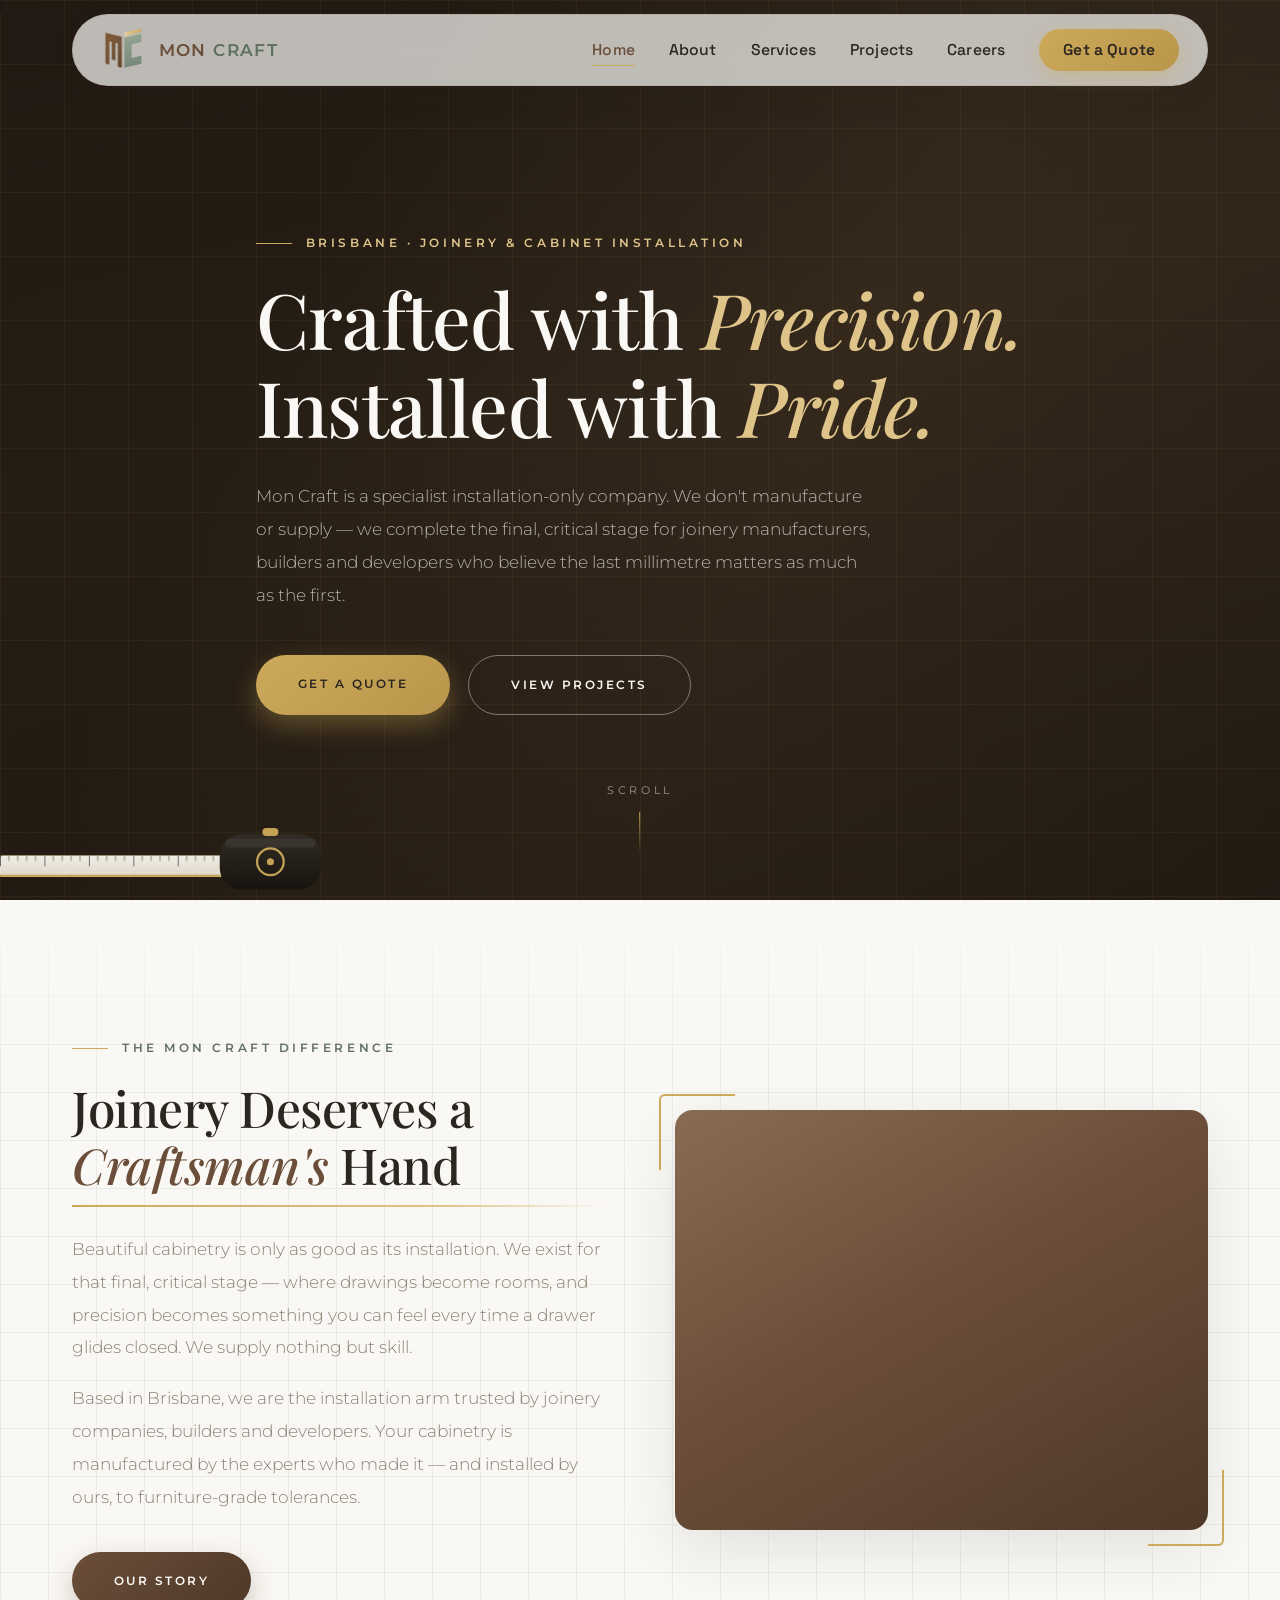
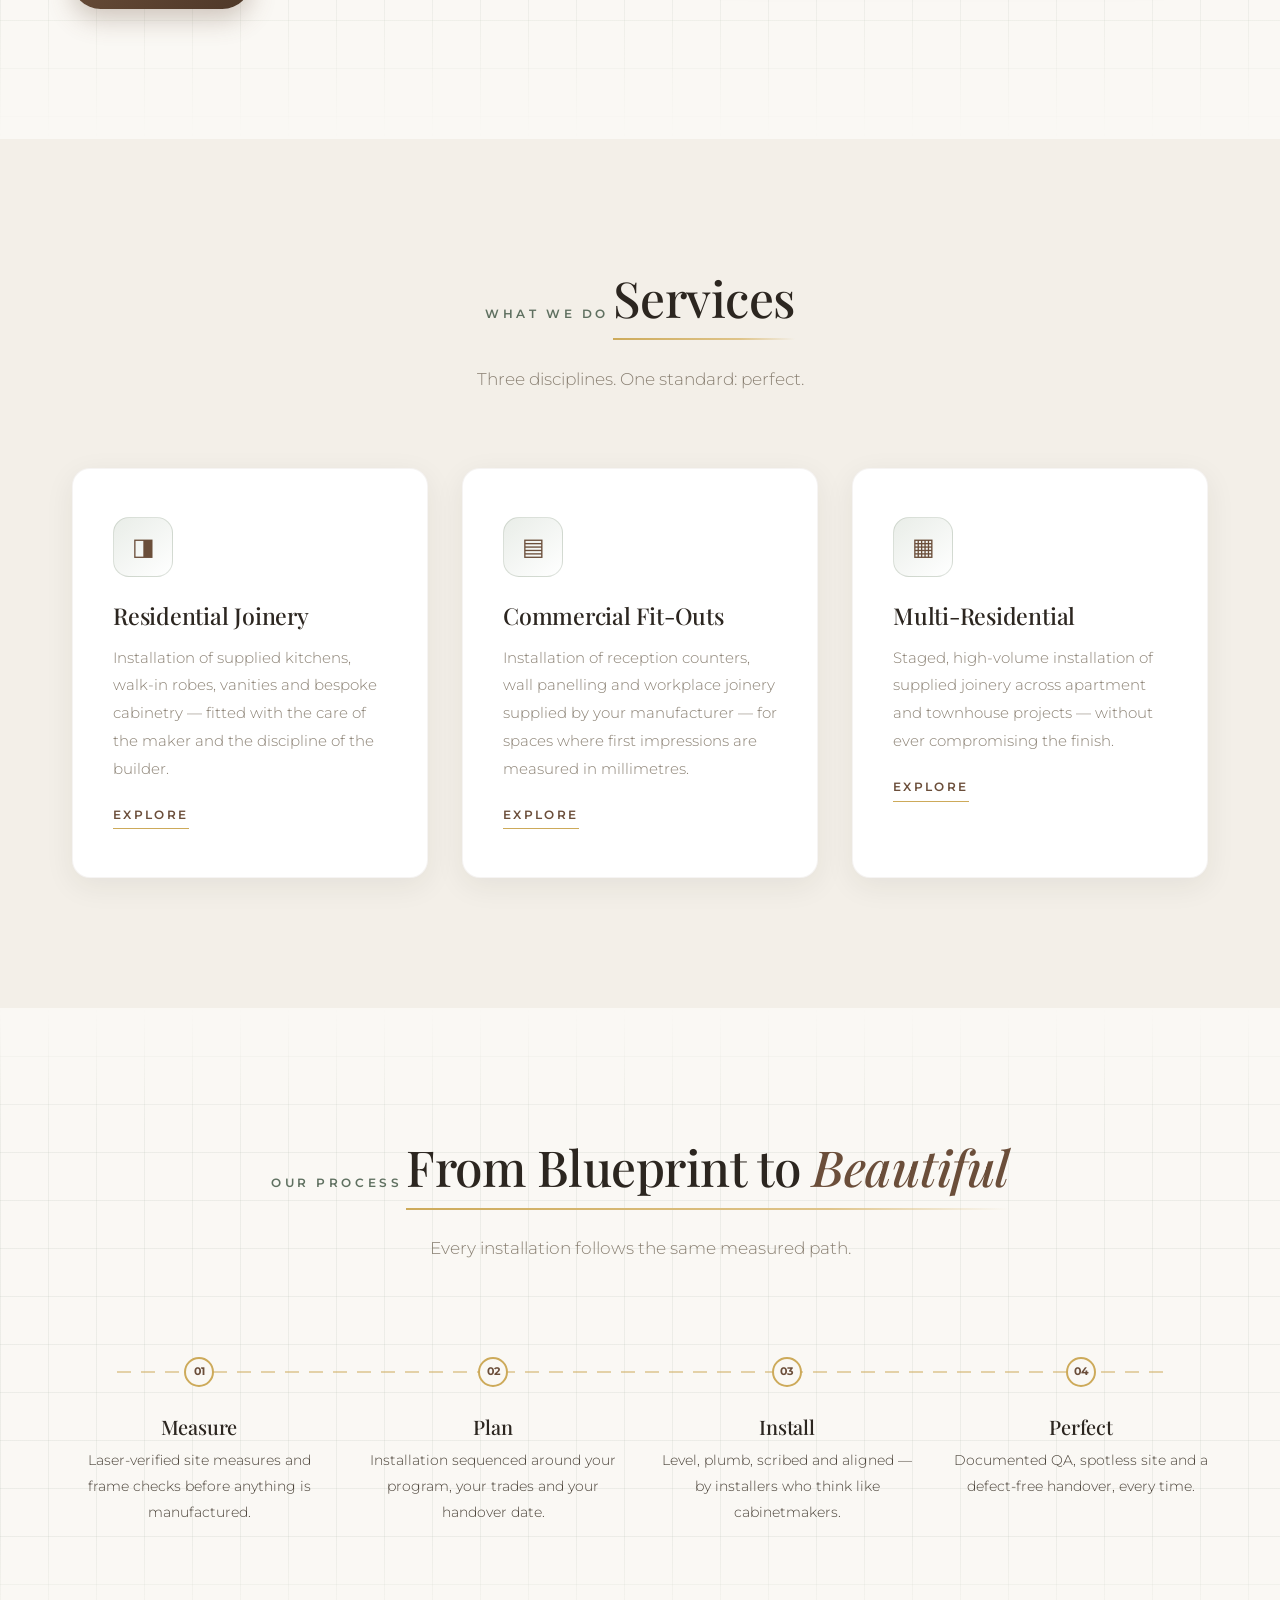
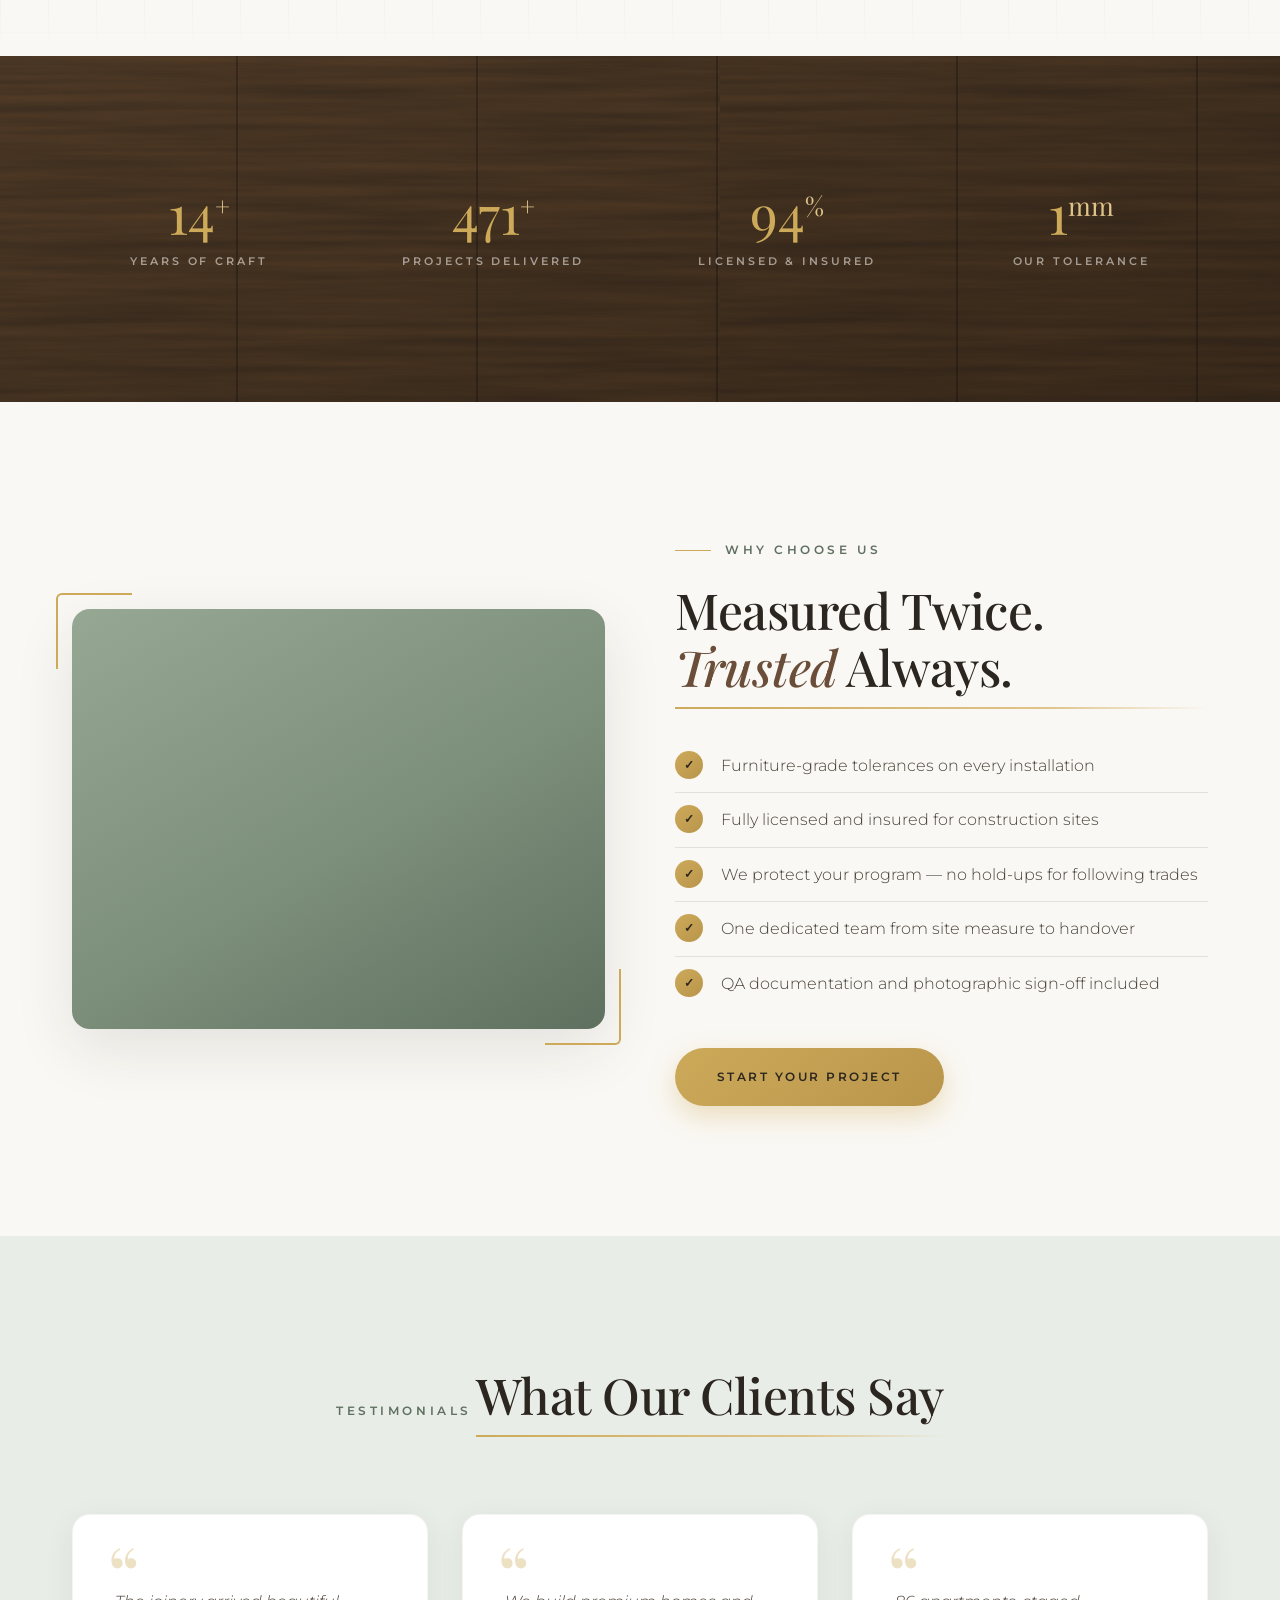
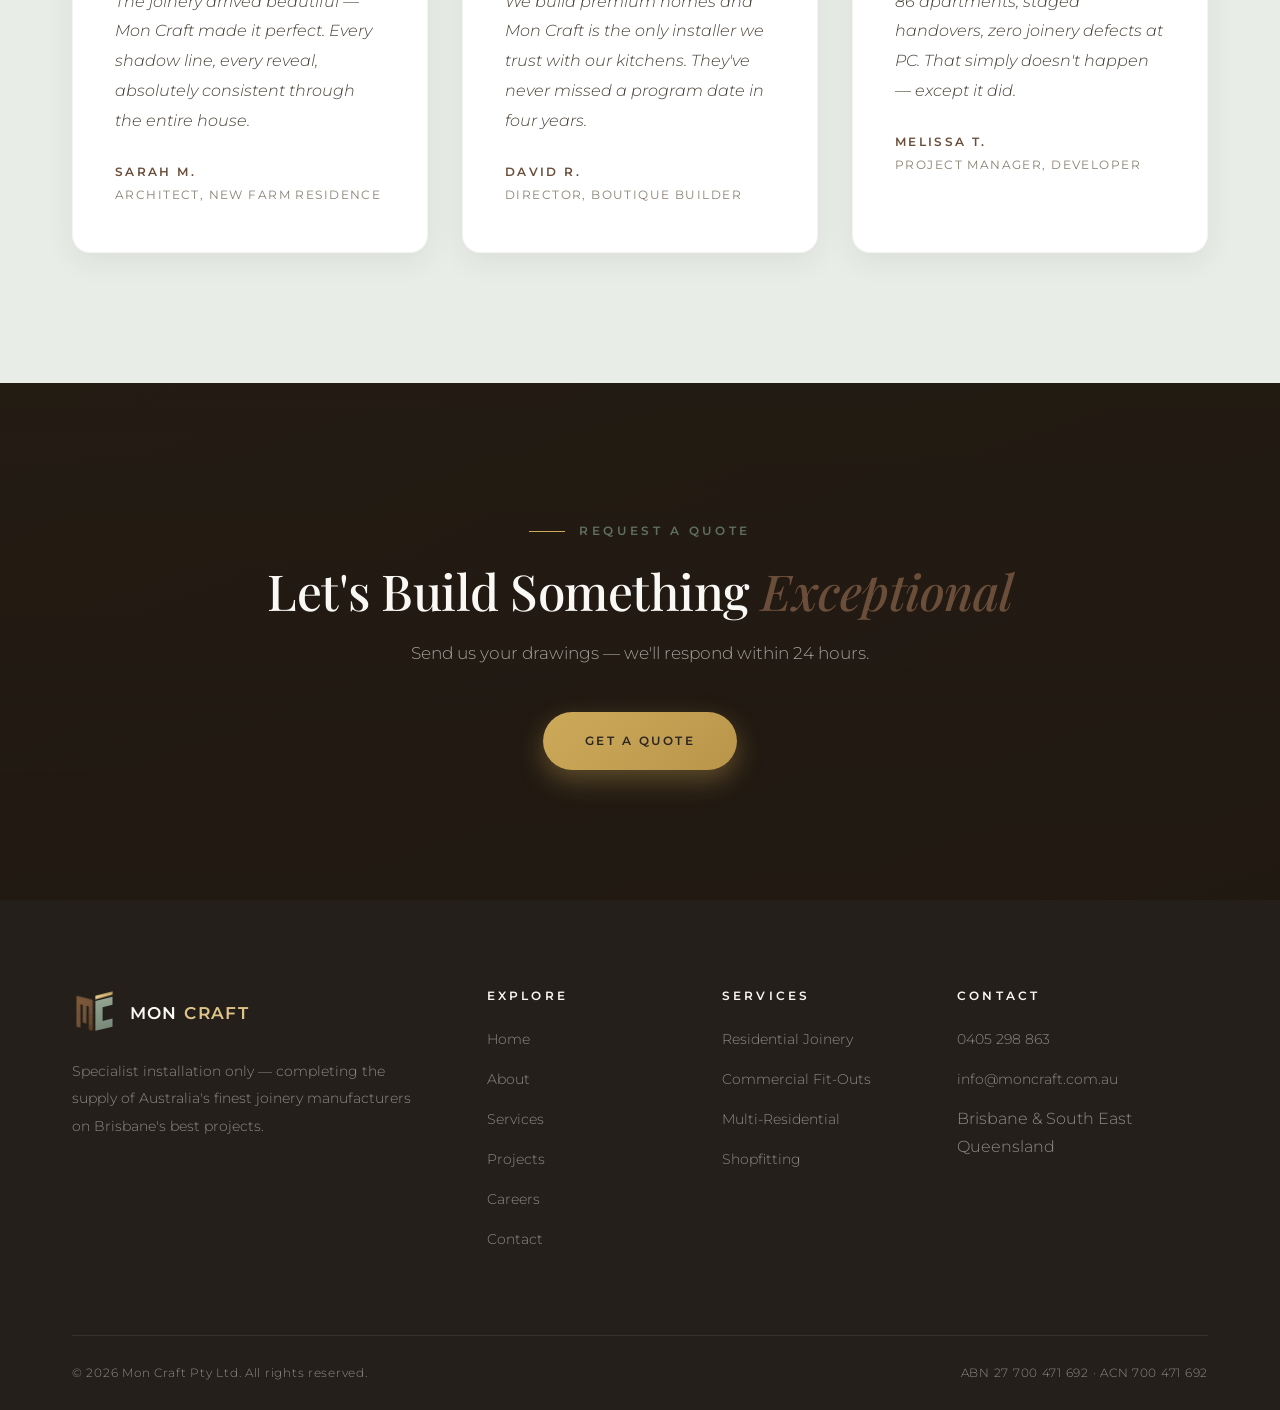
<file: index.html>
<!DOCTYPE html>
<html lang="en">
<head>
<meta charset="UTF-8">
<meta name="viewport" content="width=device-width, initial-scale=1.0">
<title>Mon Craft Pty Ltd — Crafted with Precision. Installed with Pride.</title>
<meta name="description" content="Mon Craft Pty Ltd — Brisbane's premium joinery and cabinet installation specialists. Precision craftsmanship for luxury residential and commercial projects.">
<link rel="preconnect" href="https://fonts.googleapis.com">
<link rel="preconnect" href="https://fonts.gstatic.com" crossorigin>
<link href="https://fonts.googleapis.com/css2?family=Playfair+Display:ital,wght@0,500;0,600;1,500&family=Montserrat:wght@300;400;500;600&display=swap" rel="stylesheet">
<link rel="stylesheet" href="css/style.css">
<link rel="icon" type="image/svg+xml" href="img/logo.svg">
</head>
<body>

<!-- Spirit-level loader -->
<div id="loader">
  <div class="level">
    <div class="vial"><div class="bubble"></div></div>
  </div>
  <div class="loader-check">✓ Level</div>
  <div class="loader-msg">Mon Craft</div>
</div>

<!-- Tape-measure scroll progress -->
<div id="tape"></div>

<header class="site-header">
  <div class="bar">
    <nav class="nav-wrap">
      <a href="index.html" class="logo">
        <img src="img/logo.svg" alt="Mon Craft logo" class="logo-img">
        <div class="logo-text">Mon <span>Craft</span></div>
      </a>
      <button class="nav-toggle" aria-label="Menu">☰</button>
      <ul class="nav-links">
        <li><a href="index.html" class="active">Home</a></li>
        <li><a href="about.html">About</a></li>
        <li><a href="services.html">Services</a></li>
        <li><a href="projects.html">Projects</a></li>
        <li><a href="join.html">Careers</a></li>
        <li><a href="contact.html" class="nav-cta">Get a Quote</a></li>
      </ul>
    </nav>
  </div>
</header>

<!-- ============ HERO ============ -->
<section class="hero">
  <div class="container">
    <span class="kicker">Brisbane · Joinery &amp; Cabinet Installation</span>
    <h1>Crafted with <em>Precision.</em><br>Installed with <em>Pride.</em></h1>
    <p class="lead">Mon Craft is a specialist installation-only company. We don't manufacture or supply — we complete the final, critical stage for joinery manufacturers, builders and developers who believe the last millimetre matters as much as the first.</p>
    <div class="hero-btns">
      <a href="contact.html" class="btn btn-gold">Get a Quote</a>
      <a href="projects.html" class="btn btn-ghost">View Projects</a>
    </div>
  </div>

  <!-- Modern tape measure extending across the screen -->
  <svg class="hero-tape" viewBox="0 0 1440 90" preserveAspectRatio="none" xmlns="http://www.w3.org/2000/svg" aria-hidden="true">
    <defs>
      <linearGradient id="bladeGrad" x1="0" y1="0" x2="0" y2="1">
        <stop offset="0" stop-color="#fbf8f1"/>
        <stop offset="1" stop-color="#eae3d3"/>
      </linearGradient>
      <linearGradient id="caseGrad" x1="0" y1="0" x2="0" y2="1">
        <stop offset="0" stop-color="#332d26"/>
        <stop offset="1" stop-color="#17130f"/>
      </linearGradient>
      <pattern id="ticks" width="50" height="24" patternUnits="userSpaceOnUse" patternTransform="translate(0 40)">
        <line x1="0" y1="0" x2="0" y2="12" stroke="#2C2620" stroke-width="1.4"/>
        <line x1="10" y1="0" x2="10" y2="6" stroke="#8a8073" stroke-width="1"/>
        <line x1="20" y1="0" x2="20" y2="6" stroke="#8a8073" stroke-width="1"/>
        <line x1="30" y1="0" x2="30" y2="6" stroke="#8a8073" stroke-width="1"/>
        <line x1="40" y1="0" x2="40" y2="6" stroke="#8a8073" stroke-width="1"/>
        <rect x="0" y="21.5" width="50" height="2.5" fill="#CDAA5A"/>
      </pattern>
    </defs>
    <!-- slim ivory blade with fine metric ticks and gold edge -->
    <rect id="tape-line" x="0" y="40" width="18%" height="24" rx="3" fill="url(#bladeGrad)"/>
    <rect id="tape-ticks" x="0" y="40" width="18%" height="24" fill="url(#ticks)"/>
    <!-- minimal matte-black case with gold ring -->
    <svg id="tape-body" x="18%" y="0" width="130" height="90" overflow="visible">
      <rect x="-12" y="16" width="114" height="62" rx="24" fill="url(#caseGrad)"/>
      <rect x="-6" y="21" width="102" height="10" rx="5" fill="#ffffff" opacity="0.06"/>
      <circle cx="45" cy="47" r="15" fill="none" stroke="#CDAA5A" stroke-width="2.5"/>
      <circle cx="45" cy="47" r="4" fill="#CDAA5A"/>
      <rect x="36" y="9" width="18" height="9" rx="4.5" fill="#CDAA5A"/>
    </svg>
  </svg>

  <div class="scroll-hint">Scroll</div>
</section>

<!-- ============ INTRO / ABOUT PREVIEW ============ -->
<section class="section blueprint">
  <div class="container grid-2" style="align-items:center;">
    <div class="reveal-drawer">
      <span class="kicker">The Mon Craft Difference</span>
      <h2 class="drawn">Joinery Deserves a <em>Craftsman's</em> Hand</h2>
      <p class="lead" style="margin-top:26px;">Beautiful cabinetry is only as good as its installation. We exist for that final, critical stage — where drawings become rooms, and precision becomes something you can feel every time a drawer glides closed. We supply nothing but skill.</p>
      <p class="lead" style="margin-top:18px;">Based in Brisbane, we are the installation arm trusted by joinery companies, builders and developers. Your cabinetry is manufactured by the experts who made it — and installed by ours, to furniture-grade tolerances.</p>
      <a href="about.html" class="btn btn-wood" style="margin-top:38px;">Our Story</a>
    </div>
    <div class="sq-frame reveal-drawer-r">
      <div class="img"><div class="ph ph-kitchen" role="img" aria-label="Luxury kitchen installation"></div></div>
    </div>
  </div>
</section>

<!-- ============ SERVICES PREVIEW ============ -->
<section class="section section-cream2">
  <div class="container">
    <div class="section-head center reveal">
      <span class="kicker">What We Do</span>
      <h2 class="drawn">Services</h2>
      <p class="lead">Three disciplines. One standard: perfect.</p>
    </div>
    <div class="grid-3">
      <div class="card reveal d1">
        <div class="card-icon">◨</div>
        <h3>Residential Joinery</h3>
        <p>Installation of supplied kitchens, walk-in robes, vanities and bespoke cabinetry — fitted with the care of the maker and the discipline of the builder.</p>
        <a href="services.html" class="card-link">Explore</a>
      </div>
      <div class="card reveal d2">
        <div class="card-icon">▤</div>
        <h3>Commercial Fit-Outs</h3>
        <p>Installation of reception counters, wall panelling and workplace joinery supplied by your manufacturer — for spaces where first impressions are measured in millimetres.</p>
        <a href="services.html" class="card-link">Explore</a>
      </div>
      <div class="card reveal d3">
        <div class="card-icon">▦</div>
        <h3>Multi-Residential</h3>
        <p>Staged, high-volume installation of supplied joinery across apartment and townhouse projects — without ever compromising the finish.</p>
        <a href="services.html" class="card-link">Explore</a>
      </div>
    </div>
  </div>
</section>

<!-- ============ PROCESS ============ -->
<section class="section blueprint">
  <div class="container">
    <div class="section-head center reveal">
      <span class="kicker">Our Process</span>
      <h2 class="drawn">From Blueprint to <em>Beautiful</em></h2>
      <p class="lead">Every installation follows the same measured path.</p>
    </div>
    <div class="process">
      <div class="pstep reveal d1">
        <div class="dot">01</div>
        <h3>Measure</h3>
        <p>Laser-verified site measures and frame checks before anything is manufactured.</p>
      </div>
      <div class="pstep reveal d2">
        <div class="dot">02</div>
        <h3>Plan</h3>
        <p>Installation sequenced around your program, your trades and your handover date.</p>
      </div>
      <div class="pstep reveal d3">
        <div class="dot">03</div>
        <h3>Install</h3>
        <p>Level, plumb, scribed and aligned — by installers who think like cabinetmakers.</p>
      </div>
      <div class="pstep reveal d4">
        <div class="dot">04</div>
        <h3>Perfect</h3>
        <p>Documented QA, spotless site and a defect-free handover, every time.</p>
      </div>
    </div>
  </div>
</section>

<!-- ============ STATS ============ -->
<section class="section section-dark">
  <div class="container">
    <div class="stats">
      <div class="reveal d1"><div class="stat-num" data-count="15" data-suffix="+">15<sup>+</sup></div><div class="stat-label">Years of Craft</div></div>
      <div class="reveal d2"><div class="stat-num" data-count="500" data-suffix="+">500<sup>+</sup></div><div class="stat-label">Projects Delivered</div></div>
      <div class="reveal d3"><div class="stat-num" data-count="100" data-suffix="%">100<sup>%</sup></div><div class="stat-label">Licensed &amp; Insured</div></div>
      <div class="reveal d4"><div class="stat-num" data-count="1" data-suffix="mm">1<sup>mm</sup></div><div class="stat-label">Our Tolerance</div></div>
    </div>
  </div>
</section>

<!-- ============ WHY CHOOSE US ============ -->
<section class="section">
  <div class="container grid-2" style="align-items:center;">
    <div class="sq-frame reveal-drawer">
      <div class="img"><div class="ph ph-sage" role="img" aria-label="Interior joinery detail"></div></div>
    </div>
    <div class="reveal-drawer-r">
      <span class="kicker">Why Choose Us</span>
      <h2 class="drawn">Measured Twice. <em>Trusted</em> Always.</h2>
      <ul class="check-list" style="margin-top:30px;">
        <li>Furniture-grade tolerances on every installation</li>
        <li>Fully licensed and insured for construction sites</li>
        <li>We protect your program — no hold-ups for following trades</li>
        <li>One dedicated team from site measure to handover</li>
        <li>QA documentation and photographic sign-off included</li>
      </ul>
      <a href="contact.html" class="btn btn-gold" style="margin-top:38px;">Start Your Project</a>
    </div>
  </div>
</section>

<!-- ============ TESTIMONIALS ============ -->
<section class="section section-sage">
  <div class="container">
    <div class="section-head center reveal">
      <span class="kicker">Testimonials</span>
      <h2 class="drawn">What Our Clients Say</h2>
    </div>
    <div class="grid-3">
      <div class="quote-card reveal d1">
        <p>The joinery arrived beautiful — Mon Craft made it perfect. Every shadow line, every reveal, absolutely consistent through the entire house.</p>
        <div class="who">Sarah M. <span>Architect, New Farm Residence</span></div>
      </div>
      <div class="quote-card reveal d2">
        <p>We build premium homes and Mon Craft is the only installer we trust with our kitchens. They've never missed a program date in four years.</p>
        <div class="who">David R. <span>Director, Boutique Builder</span></div>
      </div>
      <div class="quote-card reveal d3">
        <p>86 apartments, staged handovers, zero joinery defects at PC. That simply doesn't happen — except it did.</p>
        <div class="who">Melissa T. <span>Project Manager, Developer</span></div>
      </div>
    </div>
  </div>
</section>

<!-- ============ CTA ============ -->
<section class="cta-band">
  <div class="container reveal">
    <span class="kicker">Request a Quote</span>
    <h2>Let's Build Something <em>Exceptional</em></h2>
    <p>Send us your drawings — we'll respond within 24 hours.</p>
    <a href="contact.html" class="btn btn-gold">Get a Quote</a>
  </div>
</section>

<footer class="site-footer">
  <div class="container">
    <div class="footer-grid">
      <div class="footer-about">
        <a href="index.html" class="logo">
          <img src="img/logo.svg" alt="Mon Craft logo" class="logo-img">
          <div class="logo-text">Mon <span>Craft</span></div>
        </a>
        <p>Specialist installation only — completing the supply of Australia's finest joinery manufacturers on Brisbane's best projects.</p>
      </div>
      <div>
        <h4>Explore</h4>
        <ul>
          <li><a href="index.html">Home</a></li>
          <li><a href="about.html">About</a></li>
          <li><a href="services.html">Services</a></li>
          <li><a href="projects.html">Projects</a></li>
          <li><a href="join.html">Careers</a></li>
          <li><a href="contact.html">Contact</a></li>
        </ul>
      </div>
      <div>
        <h4>Services</h4>
        <ul>
          <li><a href="services.html">Residential Joinery</a></li>
          <li><a href="services.html">Commercial Fit-Outs</a></li>
          <li><a href="services.html">Multi-Residential</a></li>
          <li><a href="services.html">Shopfitting</a></li>
        </ul>
      </div>
      <div>
        <h4>Contact</h4>
        <ul>
          <li><a href="tel:+61405298863">0405 298 863</a></li>
          <li><a href="mailto:info@moncraft.com.au">info@moncraft.com.au</a></li>
          <li>Brisbane &amp; South East Queensland</li>
        </ul>
      </div>
    </div>
    <div class="footer-bottom">
      <span>© 2026 Mon Craft Pty Ltd. All rights reserved.</span>
      <span>ABN 27 700 471 692 · ACN 700 471 692</span>
    </div>
  </div>
</footer>

<script src="js/main.js"></script>
</body>
</html>
</file>
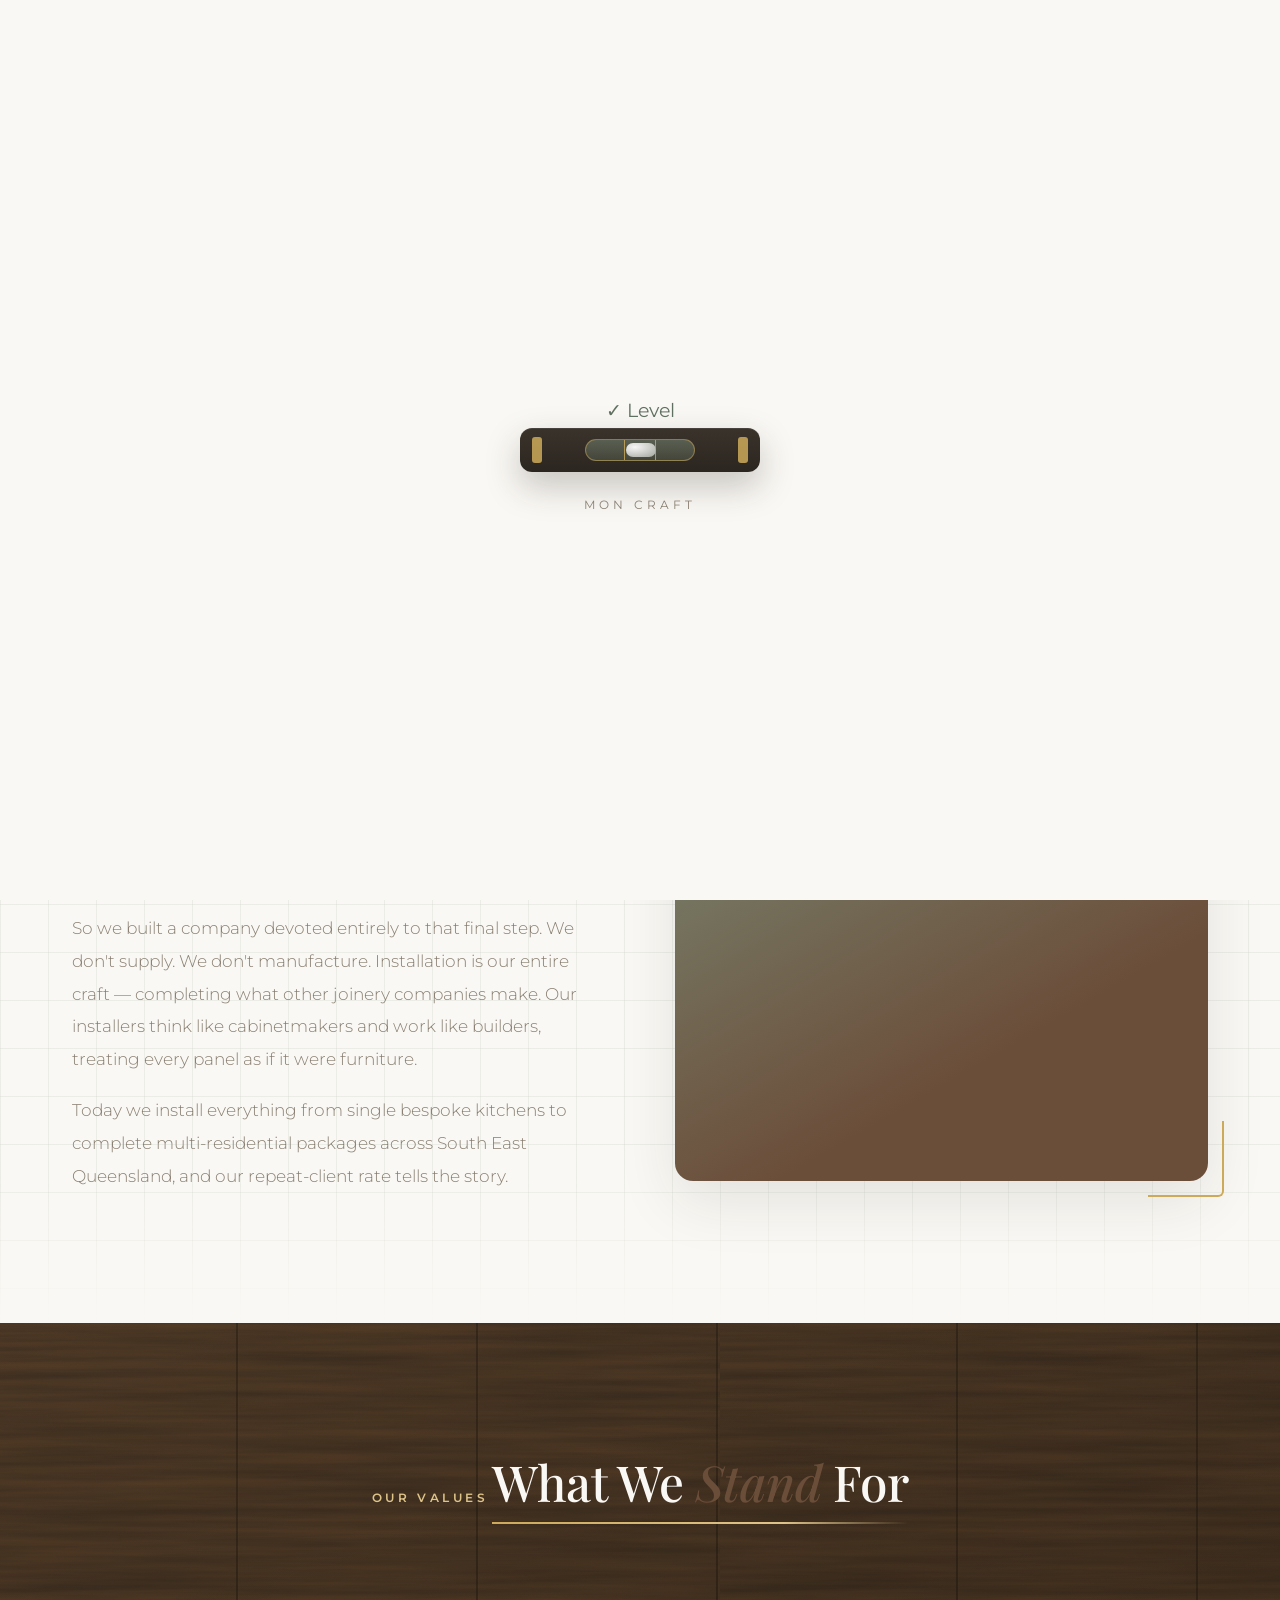
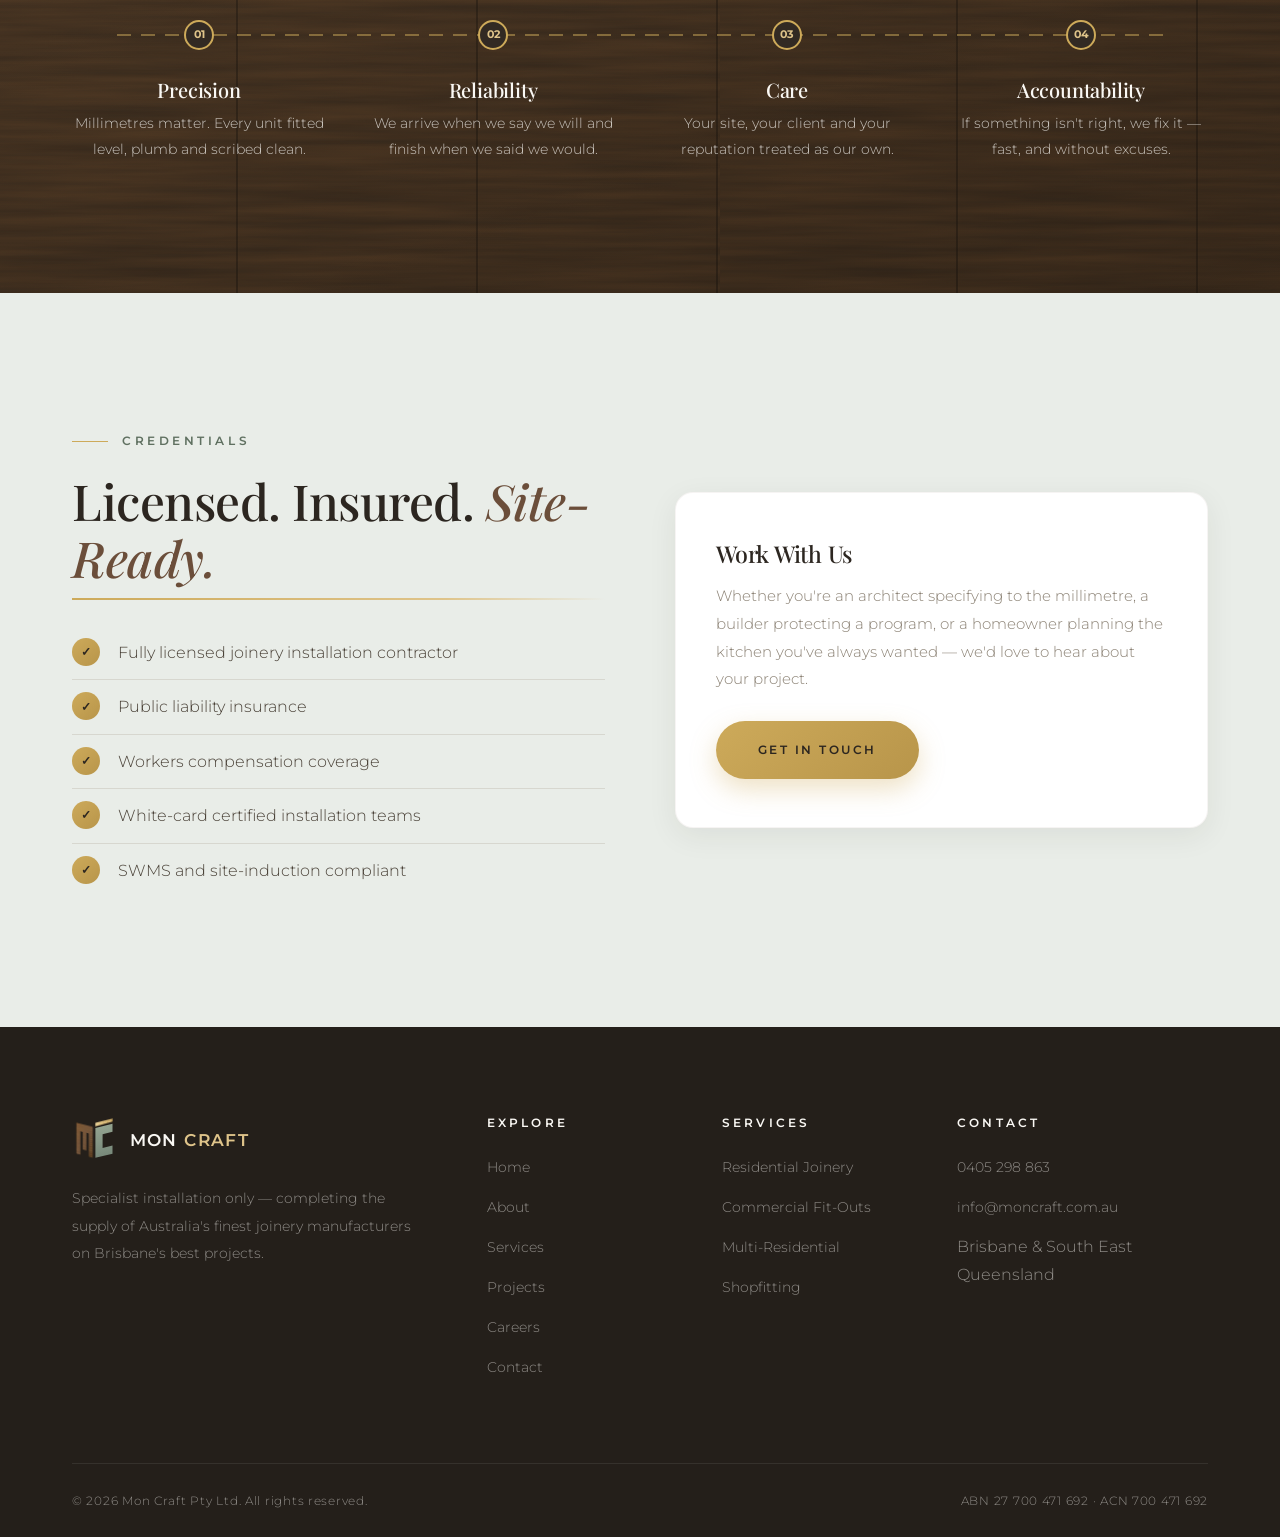
<file: about.html>
<!DOCTYPE html>
<html lang="en">
<head>
<meta charset="UTF-8">
<meta name="viewport" content="width=device-width, initial-scale=1.0">
<title>About — Mon Craft Pty Ltd</title>
<meta name="description" content="About Mon Craft Pty Ltd — Brisbane's premium joinery and cabinet installation specialists.">
<link rel="preconnect" href="https://fonts.googleapis.com">
<link rel="preconnect" href="https://fonts.gstatic.com" crossorigin>
<link href="https://fonts.googleapis.com/css2?family=Playfair+Display:ital,wght@0,500;0,600;1,500&family=Montserrat:wght@300;400;500;600&display=swap" rel="stylesheet">
<link rel="stylesheet" href="css/style.css">
<link rel="icon" type="image/svg+xml" href="img/logo.svg">
</head>
<body>

<div id="loader">
  <div class="level"><div class="vial"><div class="bubble"></div></div></div>
  <div class="loader-check">✓ Level</div>
  <div class="loader-msg">Mon Craft</div>
</div>
<div id="tape"></div>

<header class="site-header">
  <div class="bar">
    <nav class="nav-wrap">
      <a href="index.html" class="logo">
        <img src="img/logo.svg" alt="Mon Craft logo" class="logo-img">
        <div class="logo-text">Mon <span>Craft</span></div>
      </a>
      <button class="nav-toggle" aria-label="Menu">☰</button>
      <ul class="nav-links">
        <li><a href="index.html">Home</a></li>
        <li><a href="about.html" class="active">About</a></li>
        <li><a href="services.html">Services</a></li>
        <li><a href="projects.html">Projects</a></li>
        <li><a href="join.html">Careers</a></li>
        <li><a href="contact.html" class="nav-cta">Get a Quote</a></li>
      </ul>
    </nav>
  </div>
</header>

<section class="page-hero" style="background: linear-gradient(rgba(30,23,16,0.78), rgba(30,23,16,0.84)), url('https://images.pexels.com/photos/35189705/pexels-photo-35189705.jpeg?auto=compress&cs=tinysrgb&w=1920&fit=crop') center/cover no-repeat, linear-gradient(160deg,#3e3022,#2e2318);">
  <div class="container">
    <span class="kicker">About Us</span>
    <h1>Where <em>Craft</em> Meets Construction</h1>
    <p>A Brisbane installation studio built on one belief: the final millimetre matters as much as the first.</p>
  </div>
</section>

<section class="section blueprint">
  <div class="container grid-2" style="align-items:center;">
    <div class="reveal-drawer">
      <span class="kicker">Our Story</span>
      <h2 class="drawn">Installation Is <em>All</em> We Do</h2>
      <p class="lead" style="margin-top:26px;">Mon Craft was founded on a simple observation: beautifully made joinery is too often let down at the final step — rushed fitting, poor scribing, defect call-backs.</p>
      <p class="lead" style="margin-top:18px;">So we built a company devoted entirely to that final step. We don't supply. We don't manufacture. Installation is our entire craft — completing what other joinery companies make. Our installers think like cabinetmakers and work like builders, treating every panel as if it were furniture.</p>
      <p class="lead" style="margin-top:18px;">Today we install everything from single bespoke kitchens to complete multi-residential packages across South East Queensland, and our repeat-client rate tells the story.</p>
    </div>
    <div class="sq-frame reveal-drawer-r">
      <div class="img"><div class="ph ph-blend" style="height:520px;" role="img" aria-label="Completed Mon Craft joinery installation"></div></div>
    </div>
  </div>
</section>

<section class="section section-dark">
  <div class="container">
    <div class="section-head center reveal">
      <span class="kicker">Our Values</span>
      <h2 class="drawn">What We <em>Stand</em> For</h2>
    </div>
    <div class="process">
      <div class="pstep reveal d1">
        <div class="dot">01</div>
        <h3>Precision</h3>
        <p>Millimetres matter. Every unit fitted level, plumb and scribed clean.</p>
      </div>
      <div class="pstep reveal d2">
        <div class="dot">02</div>
        <h3>Reliability</h3>
        <p>We arrive when we say we will and finish when we said we would.</p>
      </div>
      <div class="pstep reveal d3">
        <div class="dot">03</div>
        <h3>Care</h3>
        <p>Your site, your client and your reputation treated as our own.</p>
      </div>
      <div class="pstep reveal d4">
        <div class="dot">04</div>
        <h3>Accountability</h3>
        <p>If something isn't right, we fix it — fast, and without excuses.</p>
      </div>
    </div>
  </div>
</section>

<section class="section section-sage">
  <div class="container grid-2" style="align-items:center;">
    <div class="reveal-drawer">
      <span class="kicker">Credentials</span>
      <h2 class="drawn">Licensed. Insured. <em>Site-Ready.</em></h2>
      <ul class="check-list" style="margin-top:26px;">
        <li>Fully licensed joinery installation contractor</li>
        <li>Public liability insurance</li>
        <li>Workers compensation coverage</li>
        <li>White-card certified installation teams</li>
        <li>SWMS and site-induction compliant</li>
      </ul>
    </div>
    <div class="reveal-drawer-r">
      <div class="card">
        <h3>Work With Us</h3>
        <p>Whether you're an architect specifying to the millimetre, a builder protecting a program, or a homeowner planning the kitchen you've always wanted — we'd love to hear about your project.</p>
        <a href="contact.html" class="btn btn-gold" style="margin-top:28px;">Get in Touch</a>
      </div>
    </div>
  </div>
</section>

<footer class="site-footer">
  <div class="container">
    <div class="footer-grid">
      <div class="footer-about">
        <a href="index.html" class="logo">
          <img src="img/logo.svg" alt="Mon Craft logo" class="logo-img">
          <div class="logo-text">Mon <span>Craft</span></div>
        </a>
        <p>Specialist installation only — completing the supply of Australia's finest joinery manufacturers on Brisbane's best projects.</p>
      </div>
      <div>
        <h4>Explore</h4>
        <ul>
          <li><a href="index.html">Home</a></li>
          <li><a href="about.html">About</a></li>
          <li><a href="services.html">Services</a></li>
          <li><a href="projects.html">Projects</a></li>
          <li><a href="join.html">Careers</a></li>
          <li><a href="contact.html">Contact</a></li>
        </ul>
      </div>
      <div>
        <h4>Services</h4>
        <ul>
          <li><a href="services.html">Residential Joinery</a></li>
          <li><a href="services.html">Commercial Fit-Outs</a></li>
          <li><a href="services.html">Multi-Residential</a></li>
          <li><a href="services.html">Shopfitting</a></li>
        </ul>
      </div>
      <div>
        <h4>Contact</h4>
        <ul>
          <li><a href="tel:+61405298863">0405 298 863</a></li>
          <li><a href="mailto:info@moncraft.com.au">info@moncraft.com.au</a></li>
          <li>Brisbane &amp; South East Queensland</li>
        </ul>
      </div>
    </div>
    <div class="footer-bottom">
      <span>© 2026 Mon Craft Pty Ltd. All rights reserved.</span>
      <span>ABN 27 700 471 692 · ACN 700 471 692</span>
    </div>
  </div>
</footer>

<script src="js/main.js"></script>
</body>
</html>
</file>
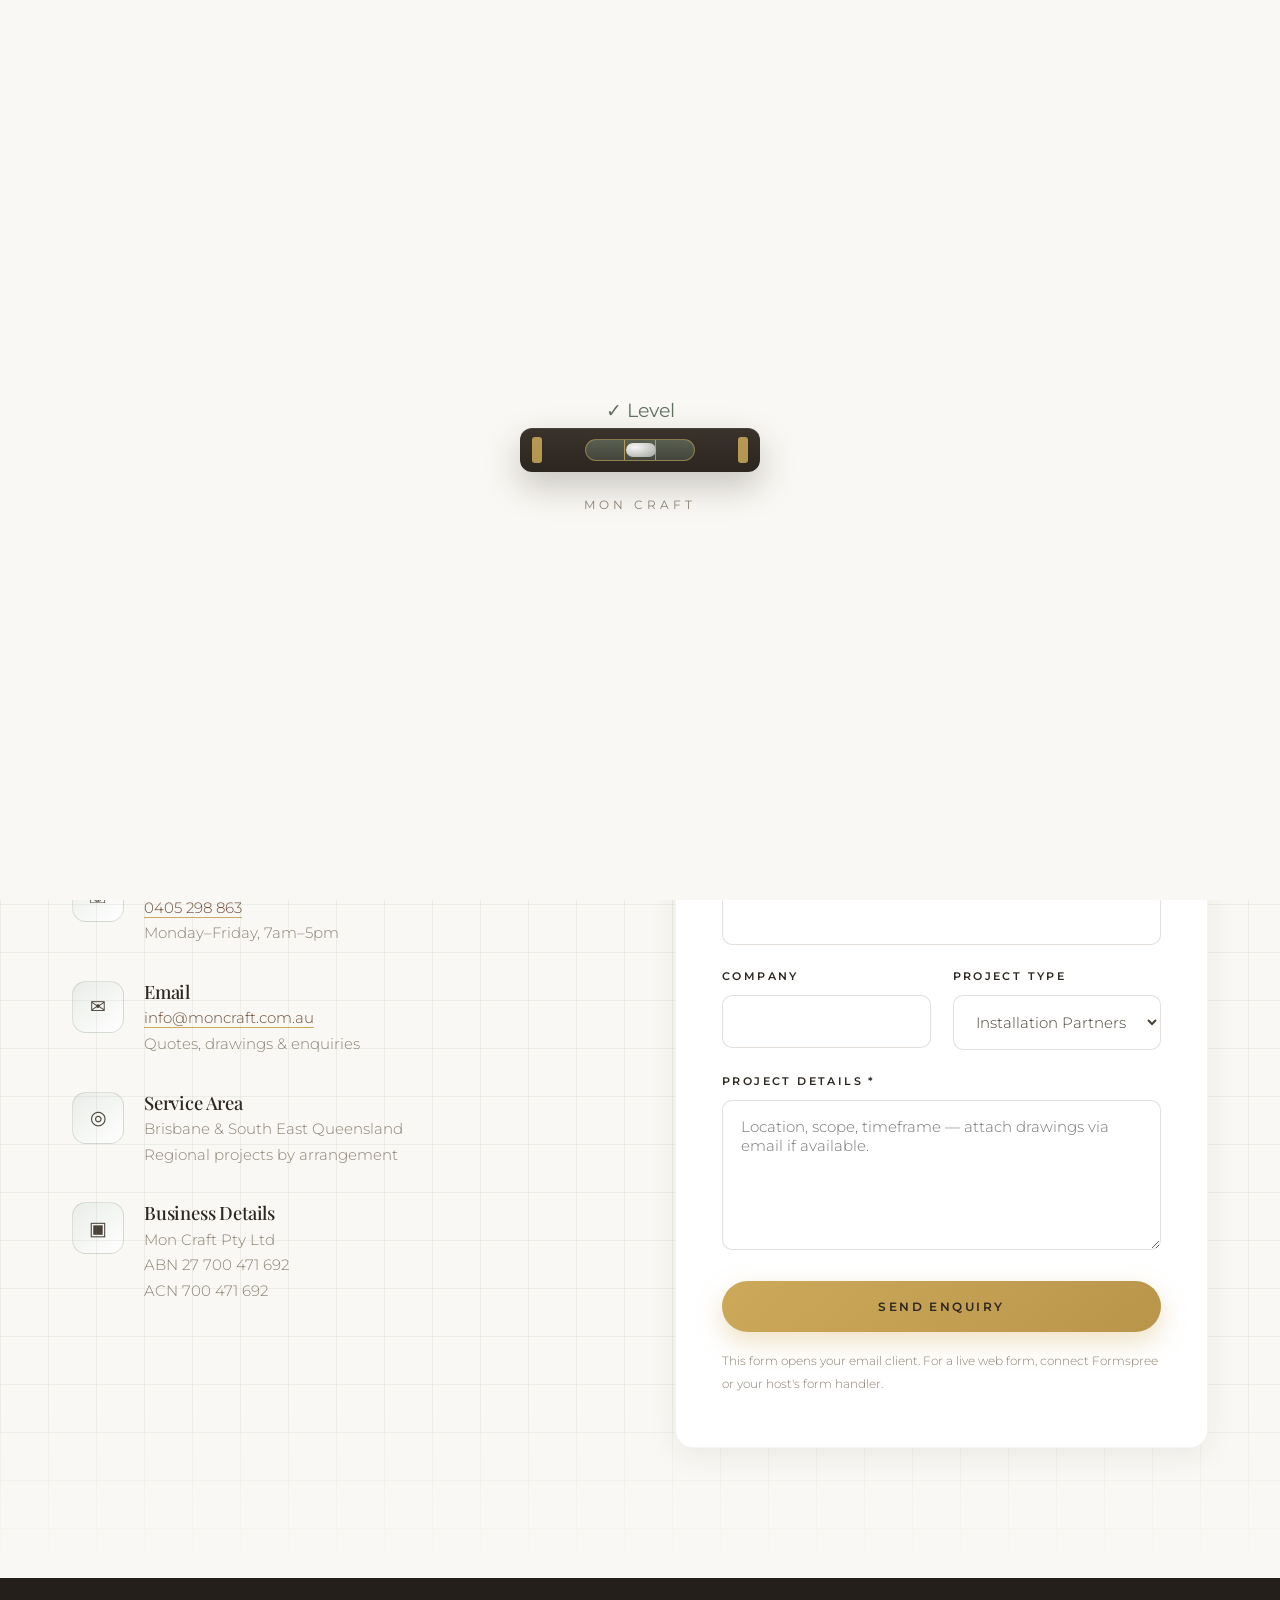
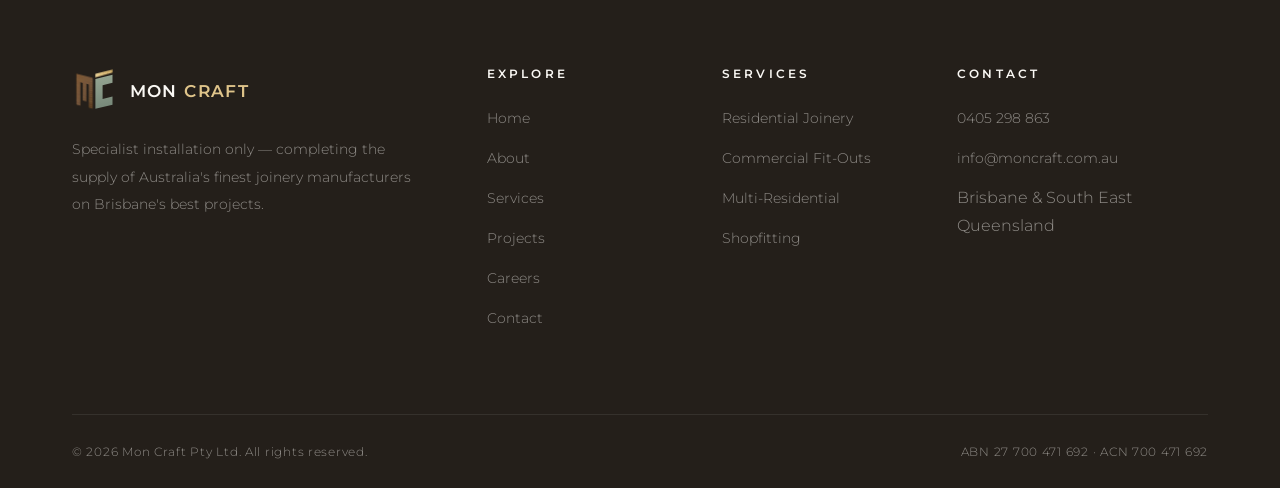
<file: contact.html>
<!DOCTYPE html>
<html lang="en">
<head>
<meta charset="UTF-8">
<meta name="viewport" content="width=device-width, initial-scale=1.0">
<title>Contact — Mon Craft Pty Ltd</title>
<meta name="description" content="Request a quote from Mon Craft Pty Ltd — Brisbane's premium joinery installation specialists. We respond within 24 hours.">
<link rel="preconnect" href="https://fonts.googleapis.com">
<link rel="preconnect" href="https://fonts.gstatic.com" crossorigin>
<link href="https://fonts.googleapis.com/css2?family=Playfair+Display:ital,wght@0,500;0,600;1,500&family=Montserrat:wght@300;400;500;600&display=swap" rel="stylesheet">
<link rel="stylesheet" href="css/style.css">
<link rel="icon" type="image/svg+xml" href="img/logo.svg">
</head>
<body>

<div id="loader">
  <div class="level"><div class="vial"><div class="bubble"></div></div></div>
  <div class="loader-check">✓ Level</div>
  <div class="loader-msg">Mon Craft</div>
</div>
<div id="tape"></div>

<header class="site-header">
  <div class="bar">
    <nav class="nav-wrap">
      <a href="index.html" class="logo">
        <img src="img/logo.svg" alt="Mon Craft logo" class="logo-img">
        <div class="logo-text">Mon <span>Craft</span></div>
      </a>
      <button class="nav-toggle" aria-label="Menu">☰</button>
      <ul class="nav-links">
        <li><a href="index.html">Home</a></li>
        <li><a href="about.html">About</a></li>
        <li><a href="services.html">Services</a></li>
        <li><a href="projects.html">Projects</a></li>
        <li><a href="join.html">Careers</a></li>
        <li><a href="contact.html" class="nav-cta">Get a Quote</a></li>
      </ul>
    </nav>
  </div>
</header>

<section class="page-hero" style="background: linear-gradient(rgba(30,23,16,0.78), rgba(30,23,16,0.84)), url('https://images.unsplash.com/photo-1618221195710-dd6b41faaea6?w=1920&q=75&auto=format&fit=crop') center/cover no-repeat, linear-gradient(160deg,#3e3022,#2e2318);">
  <div class="container">
    <span class="kicker">Contact</span>
    <h1>Request a <em>Quote</em></h1>
    <p>Send us your project details, drawings or program — we'll respond within 24 hours.</p>
  </div>
</section>

<section class="section blueprint">
  <div class="container grid-2" style="align-items:start;">
    <div class="reveal-drawer">
      <span class="kicker">Get In Touch</span>
      <h2 class="drawn" style="margin-bottom:44px;">Let's Talk About <em>Your</em> Project</h2>

      <div class="info-block">
        <div class="info-icon">☏</div>
        <div>
          <h3>Phone</h3>
          <p><a href="tel:+61405298863">0405 298 863</a><br>Monday–Friday, 7am–5pm</p>
        </div>
      </div>
      <div class="info-block">
        <div class="info-icon">✉</div>
        <div>
          <h3>Email</h3>
          <p><a href="mailto:info@moncraft.com.au">info@moncraft.com.au</a><br>Quotes, drawings &amp; enquiries</p>
        </div>
      </div>
      <div class="info-block">
        <div class="info-icon">◎</div>
        <div>
          <h3>Service Area</h3>
          <p>Brisbane &amp; South East Queensland<br>Regional projects by arrangement</p>
        </div>
      </div>
      <div class="info-block">
        <div class="info-icon">▣</div>
        <div>
          <h3>Business Details</h3>
          <p>Mon Craft Pty Ltd<br>ABN 27 700 471 692<br>ACN 700 471 692</p>
        </div>
      </div>
    </div>

    <div class="card reveal-drawer-r" style="padding:52px 46px;">
      <h3 style="margin-bottom:32px;">Quote Request</h3>
      <form class="form-grid" action="mailto:info@moncraft.com.au" method="post" enctype="text/plain">
        <div>
          <label for="name">Name *</label>
          <input type="text" id="name" name="name" required>
        </div>
        <div>
          <label for="phone">Phone *</label>
          <input type="tel" id="phone" name="phone" required>
        </div>
        <div class="full">
          <label for="email">Email *</label>
          <input type="email" id="email" name="email" required>
        </div>
        <div>
          <label for="company">Company</label>
          <input type="text" id="company" name="company">
        </div>
        <div>
          <label for="type">Project Type</label>
          <select id="type" name="type">
            <option>Installation Partnership — Joinery Company</option>
            <option>Residential Joinery</option>
            <option>Commercial Fit-Out</option>
            <option>Multi-Residential</option>
            <option>Shopfitting</option>
            <option>Defect / Warranty</option>
            <option>Other</option>
          </select>
        </div>
        <div class="full">
          <label for="message">Project Details *</label>
          <textarea id="message" name="message" placeholder="Location, scope, timeframe — attach drawings via email if available." required></textarea>
        </div>
        <div class="full">
          <button type="submit" class="btn btn-gold" style="width:100%;">Send Enquiry</button>
        </div>
      </form>
      <p style="font-size:0.76rem; font-weight:300; color:var(--text-soft); margin-top:18px;">This form opens your email client. For a live web form, connect Formspree or your host's form handler.</p>
    </div>
  </div>
</section>

<footer class="site-footer">
  <div class="container">
    <div class="footer-grid">
      <div class="footer-about">
        <a href="index.html" class="logo">
          <img src="img/logo.svg" alt="Mon Craft logo" class="logo-img">
          <div class="logo-text">Mon <span>Craft</span></div>
        </a>
        <p>Specialist installation only — completing the supply of Australia's finest joinery manufacturers on Brisbane's best projects.</p>
      </div>
      <div>
        <h4>Explore</h4>
        <ul>
          <li><a href="index.html">Home</a></li>
          <li><a href="about.html">About</a></li>
          <li><a href="services.html">Services</a></li>
          <li><a href="projects.html">Projects</a></li>
          <li><a href="join.html">Careers</a></li>
          <li><a href="contact.html">Contact</a></li>
        </ul>
      </div>
      <div>
        <h4>Services</h4>
        <ul>
          <li><a href="services.html">Residential Joinery</a></li>
          <li><a href="services.html">Commercial Fit-Outs</a></li>
          <li><a href="services.html">Multi-Residential</a></li>
          <li><a href="services.html">Shopfitting</a></li>
        </ul>
      </div>
      <div>
        <h4>Contact</h4>
        <ul>
          <li><a href="tel:+61405298863">0405 298 863</a></li>
          <li><a href="mailto:info@moncraft.com.au">info@moncraft.com.au</a></li>
          <li>Brisbane &amp; South East Queensland</li>
        </ul>
      </div>
    </div>
    <div class="footer-bottom">
      <span>© 2026 Mon Craft Pty Ltd. All rights reserved.</span>
      <span>ABN 27 700 471 692 · ACN 700 471 692</span>
    </div>
  </div>
</footer>

<script src="js/main.js"></script>
</body>
</html>
</file>
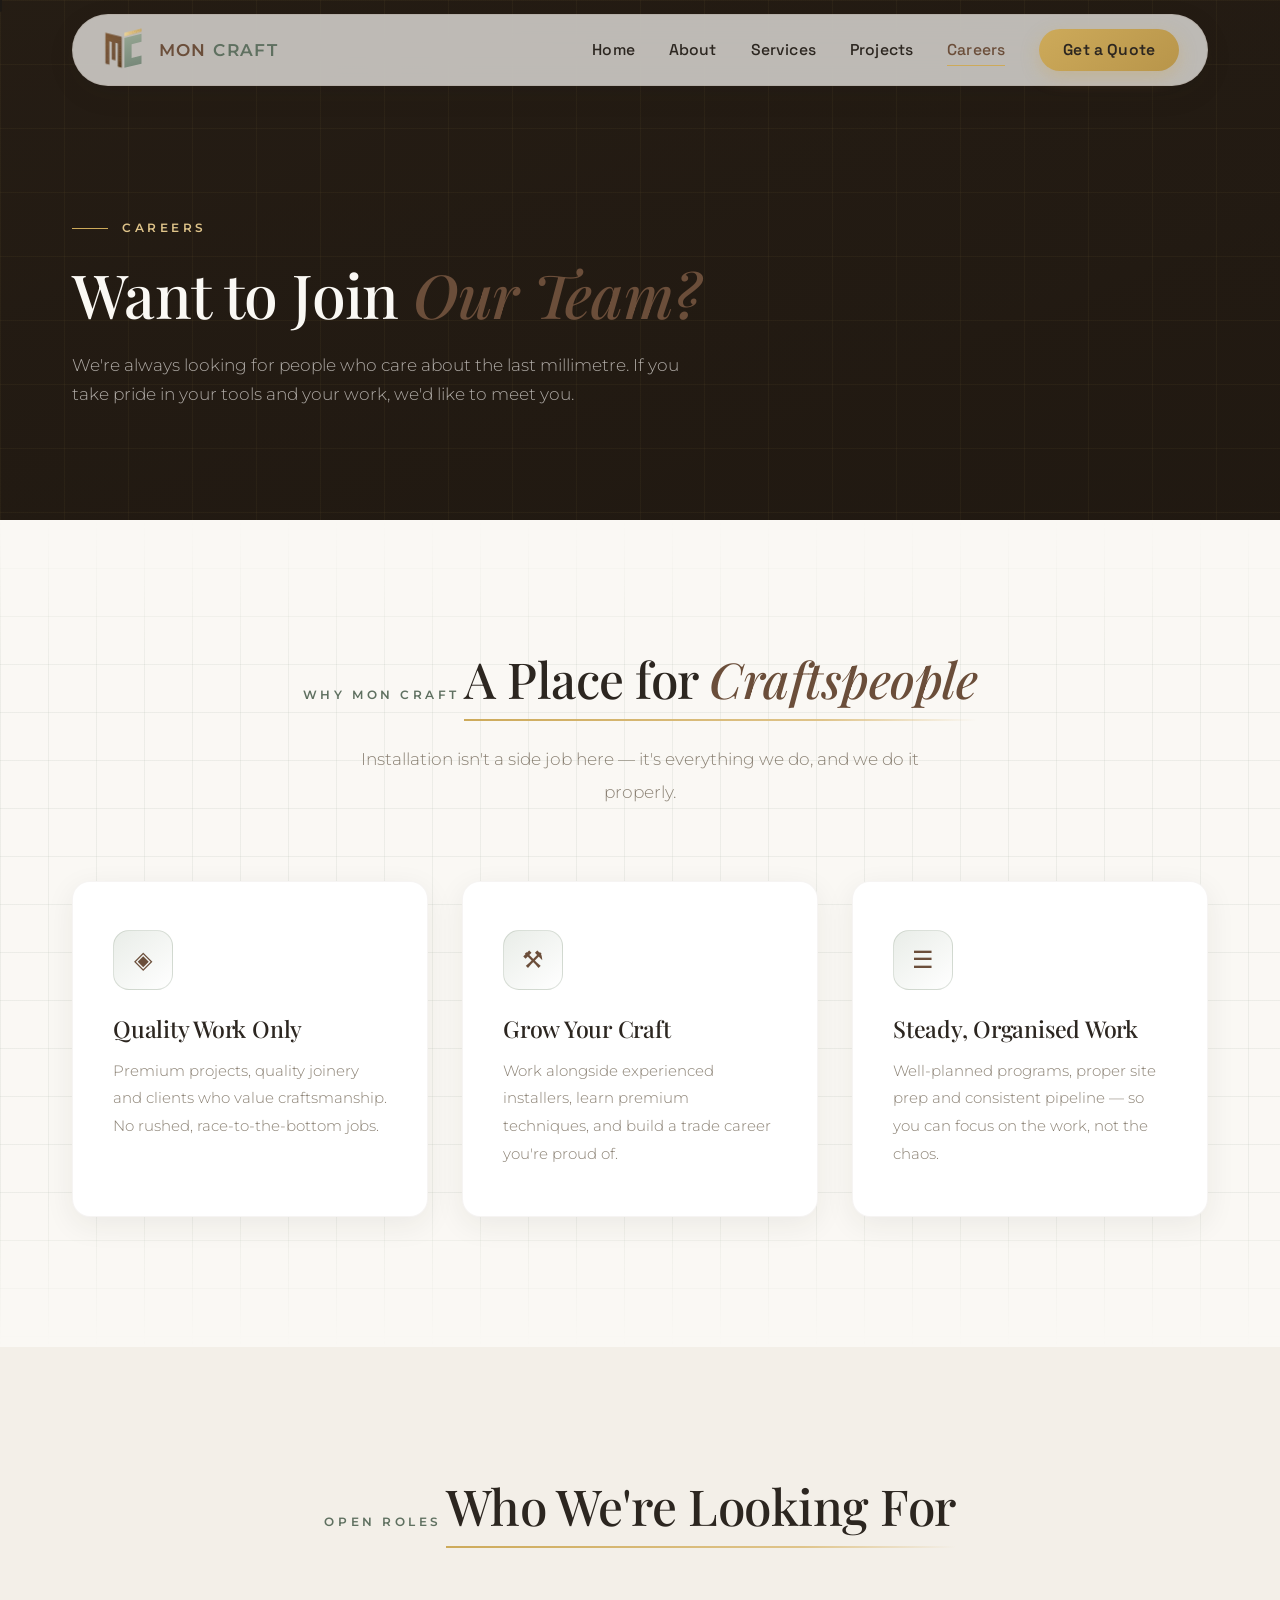
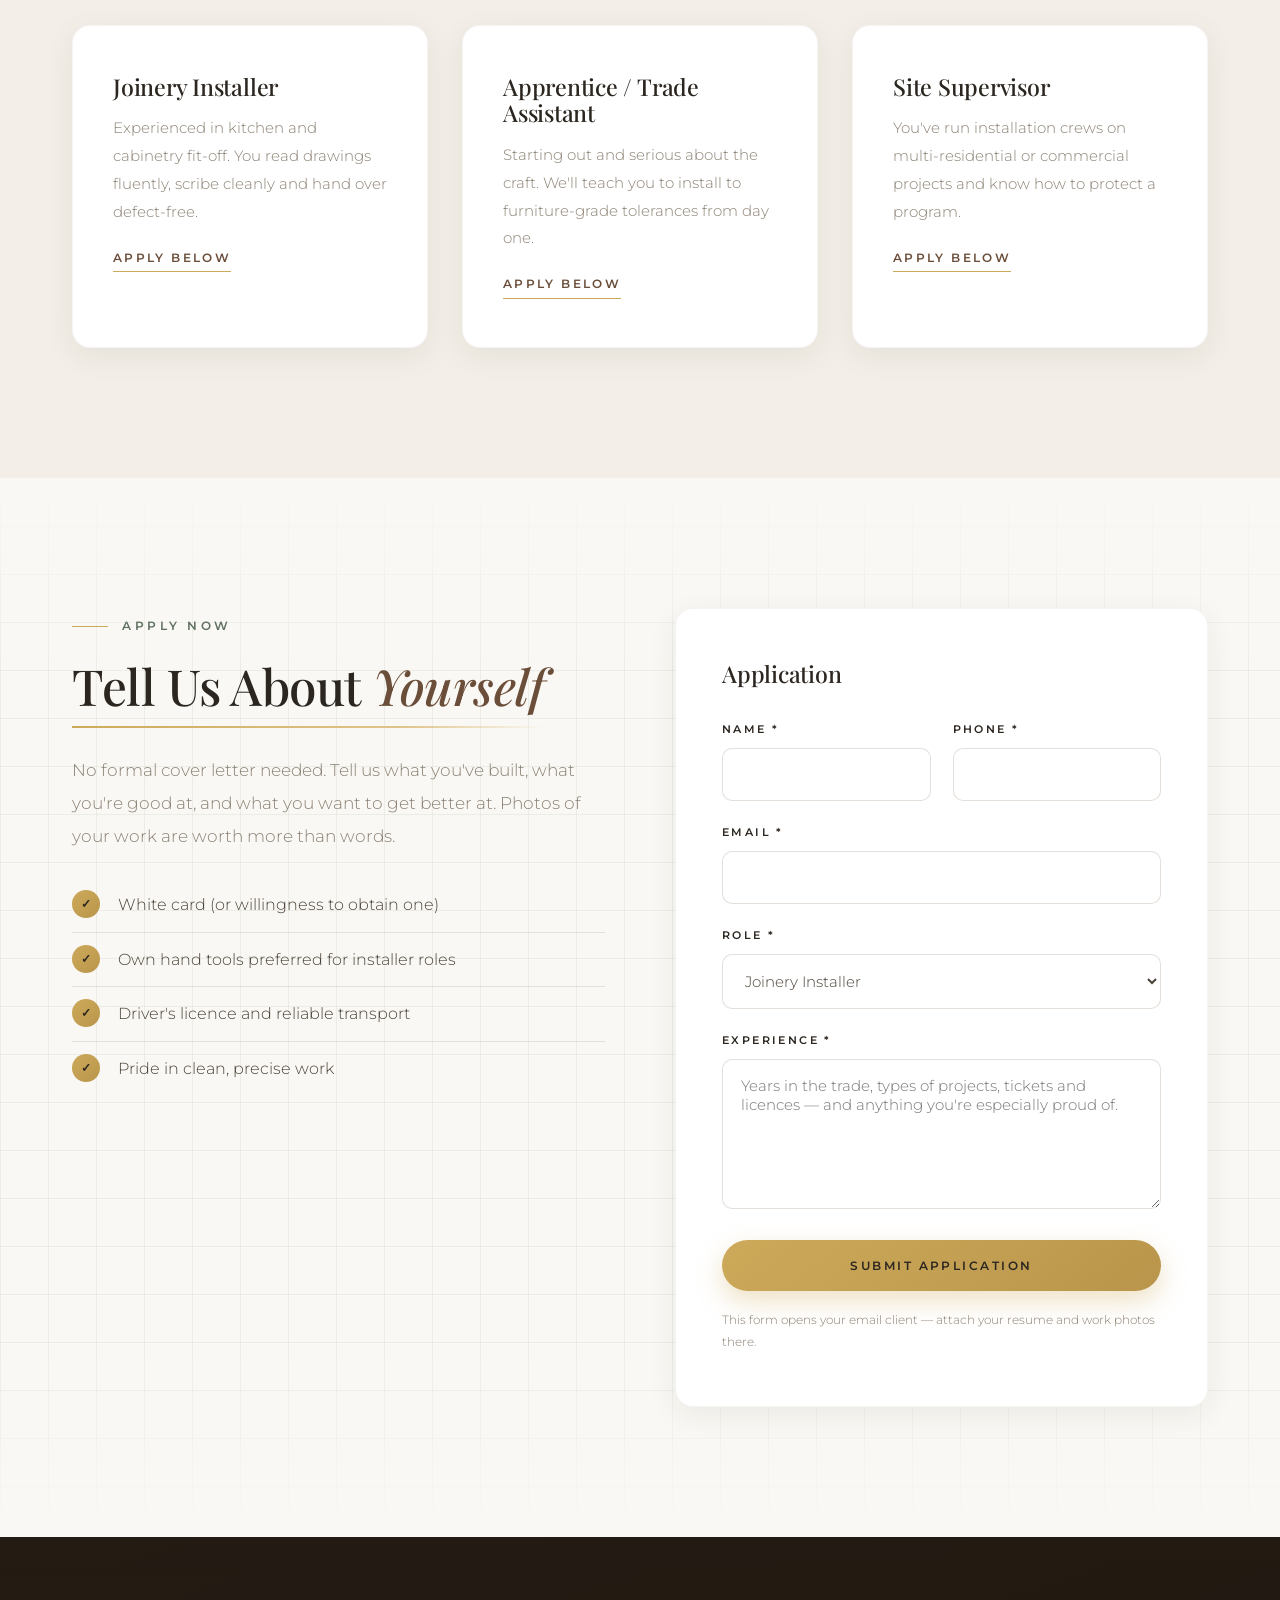
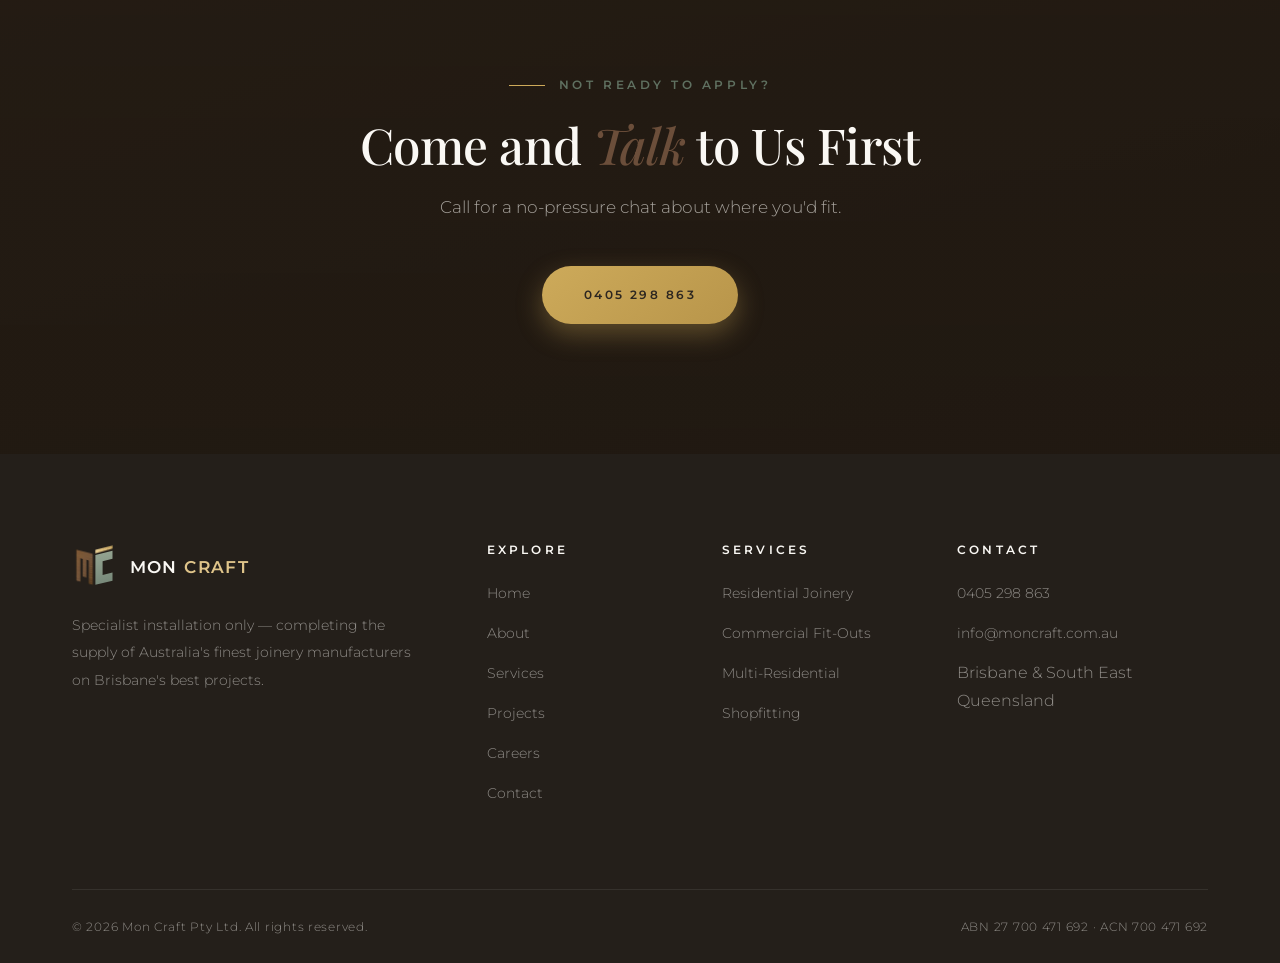
<file: join.html>
<!DOCTYPE html>
<html lang="en">
<head>
<meta charset="UTF-8">
<meta name="viewport" content="width=device-width, initial-scale=1.0">
<title>Careers — Mon Craft Pty Ltd</title>
<meta name="description" content="Careers at Mon Craft Pty Ltd — join Brisbane's premium joinery installation team. Installers, apprentices and supervisors welcome.">
<link rel="preconnect" href="https://fonts.googleapis.com">
<link rel="preconnect" href="https://fonts.gstatic.com" crossorigin>
<link href="https://fonts.googleapis.com/css2?family=Playfair+Display:ital,wght@0,500;0,600;1,500&family=Montserrat:wght@300;400;500;600&display=swap" rel="stylesheet">
<link rel="stylesheet" href="css/style.css">
<link rel="icon" type="image/svg+xml" href="img/logo.svg">
</head>
<body>

<div id="loader">
  <div class="level"><div class="vial"><div class="bubble"></div></div></div>
  <div class="loader-check">✓ Level</div>
  <div class="loader-msg">Mon Craft</div>
</div>
<div id="tape"></div>

<header class="site-header">
  <div class="bar">
    <nav class="nav-wrap">
      <a href="index.html" class="logo">
        <img src="img/logo.svg" alt="Mon Craft logo" class="logo-img">
        <div class="logo-text">Mon <span>Craft</span></div>
      </a>
      <button class="nav-toggle" aria-label="Menu">☰</button>
      <ul class="nav-links">
        <li><a href="index.html">Home</a></li>
        <li><a href="about.html">About</a></li>
        <li><a href="services.html">Services</a></li>
        <li><a href="projects.html">Projects</a></li>
        <li><a href="join.html" class="active">Careers</a></li>
        <li><a href="contact.html" class="nav-cta">Get a Quote</a></li>
      </ul>
    </nav>
  </div>
</header>

<section class="page-hero" style="background: linear-gradient(rgba(30,23,16,0.78), rgba(30,23,16,0.84)), url('https://images.pexels.com/photos/5691541/pexels-photo-5691541.jpeg?auto=compress&cs=tinysrgb&w=1920&fit=crop') center/cover no-repeat, linear-gradient(160deg,#3e3022,#2e2318);">
  <div class="container">
    <span class="kicker">Careers</span>
    <h1>Want to Join <em>Our Team?</em></h1>
    <p>We're always looking for people who care about the last millimetre. If you take pride in your tools and your work, we'd like to meet you.</p>
  </div>
</section>

<section class="section blueprint">
  <div class="container">
    <div class="section-head center reveal">
      <span class="kicker">Why Mon Craft</span>
      <h2 class="drawn">A Place for <em>Craftspeople</em></h2>
      <p class="lead">Installation isn't a side job here — it's everything we do, and we do it properly.</p>
    </div>
    <div class="grid-3">
      <div class="card reveal d1">
        <div class="card-icon">◈</div>
        <h3>Quality Work Only</h3>
        <p>Premium projects, quality joinery and clients who value craftsmanship. No rushed, race-to-the-bottom jobs.</p>
      </div>
      <div class="card reveal d2">
        <div class="card-icon">⚒</div>
        <h3>Grow Your Craft</h3>
        <p>Work alongside experienced installers, learn premium techniques, and build a trade career you're proud of.</p>
      </div>
      <div class="card reveal d3">
        <div class="card-icon">☰</div>
        <h3>Steady, Organised Work</h3>
        <p>Well-planned programs, proper site prep and consistent pipeline — so you can focus on the work, not the chaos.</p>
      </div>
    </div>
  </div>
</section>

<section class="section section-cream2">
  <div class="container">
    <div class="section-head center reveal">
      <span class="kicker">Open Roles</span>
      <h2 class="drawn">Who We're Looking For</h2>
    </div>
    <div class="grid-3">
      <div class="card reveal d1">
        <h3>Joinery Installer</h3>
        <p>Experienced in kitchen and cabinetry fit-off. You read drawings fluently, scribe cleanly and hand over defect-free.</p>
        <a href="#apply" class="card-link">Apply below</a>
      </div>
      <div class="card reveal d2">
        <h3>Apprentice / Trade Assistant</h3>
        <p>Starting out and serious about the craft. We'll teach you to install to furniture-grade tolerances from day one.</p>
        <a href="#apply" class="card-link">Apply below</a>
      </div>
      <div class="card reveal d3">
        <h3>Site Supervisor</h3>
        <p>You've run installation crews on multi-residential or commercial projects and know how to protect a program.</p>
        <a href="#apply" class="card-link">Apply below</a>
      </div>
    </div>
  </div>
</section>

<section class="section blueprint" id="apply">
  <div class="container grid-2" style="align-items:start;">
    <div class="reveal-drawer">
      <span class="kicker">Apply Now</span>
      <h2 class="drawn">Tell Us About <em>Yourself</em></h2>
      <p class="lead" style="margin-top:26px;">No formal cover letter needed. Tell us what you've built, what you're good at, and what you want to get better at. Photos of your work are worth more than words.</p>
      <ul class="check-list" style="margin-top:26px;">
        <li>White card (or willingness to obtain one)</li>
        <li>Own hand tools preferred for installer roles</li>
        <li>Driver's licence and reliable transport</li>
        <li>Pride in clean, precise work</li>
      </ul>
    </div>
    <div class="card reveal-drawer-r" style="padding:52px 46px;">
      <h3 style="margin-bottom:32px;">Application</h3>
      <form class="form-grid" action="mailto:careers@moncraft.com.au" method="post" enctype="text/plain">
        <div>
          <label for="name">Name *</label>
          <input type="text" id="name" name="name" required>
        </div>
        <div>
          <label for="phone">Phone *</label>
          <input type="tel" id="phone" name="phone" required>
        </div>
        <div class="full">
          <label for="email">Email *</label>
          <input type="email" id="email" name="email" required>
        </div>
        <div class="full">
          <label for="role">Role *</label>
          <select id="role" name="role">
            <option>Joinery Installer</option>
            <option>Apprentice / Trade Assistant</option>
            <option>Site Supervisor</option>
            <option>Other</option>
          </select>
        </div>
        <div class="full">
          <label for="experience">Experience *</label>
          <textarea id="experience" name="experience" placeholder="Years in the trade, types of projects, tickets and licences — and anything you're especially proud of." required></textarea>
        </div>
        <div class="full">
          <button type="submit" class="btn btn-gold" style="width:100%;">Submit Application</button>
        </div>
      </form>
      <p style="font-size:0.76rem; font-weight:300; color:var(--text-soft); margin-top:18px;">This form opens your email client — attach your resume and work photos there.</p>
    </div>
  </div>
</section>

<section class="cta-band">
  <div class="container reveal">
    <span class="kicker">Not Ready to Apply?</span>
    <h2>Come and <em>Talk</em> to Us First</h2>
    <p>Call for a no-pressure chat about where you'd fit.</p>
    <a href="tel:+61405298863" class="btn btn-gold">0405 298 863</a>
  </div>
</section>

<footer class="site-footer">
  <div class="container">
    <div class="footer-grid">
      <div class="footer-about">
        <a href="index.html" class="logo">
          <img src="img/logo.svg" alt="Mon Craft logo" class="logo-img">
          <div class="logo-text">Mon <span>Craft</span></div>
        </a>
        <p>Specialist installation only — completing the supply of Australia's finest joinery manufacturers on Brisbane's best projects.</p>
      </div>
      <div>
        <h4>Explore</h4>
        <ul>
          <li><a href="index.html">Home</a></li>
          <li><a href="about.html">About</a></li>
          <li><a href="services.html">Services</a></li>
          <li><a href="projects.html">Projects</a></li>
          <li><a href="join.html">Careers</a></li>
          <li><a href="contact.html">Contact</a></li>
        </ul>
      </div>
      <div>
        <h4>Services</h4>
        <ul>
          <li><a href="services.html">Residential Joinery</a></li>
          <li><a href="services.html">Commercial Fit-Outs</a></li>
          <li><a href="services.html">Multi-Residential</a></li>
          <li><a href="services.html">Shopfitting</a></li>
        </ul>
      </div>
      <div>
        <h4>Contact</h4>
        <ul>
          <li><a href="tel:+61405298863">0405 298 863</a></li>
          <li><a href="mailto:info@moncraft.com.au">info@moncraft.com.au</a></li>
          <li>Brisbane &amp; South East Queensland</li>
        </ul>
      </div>
    </div>
    <div class="footer-bottom">
      <span>© 2026 Mon Craft Pty Ltd. All rights reserved.</span>
      <span>ABN 27 700 471 692 · ACN 700 471 692</span>
    </div>
  </div>
</footer>

<script src="js/main.js"></script>
</body>
</html>
</file>
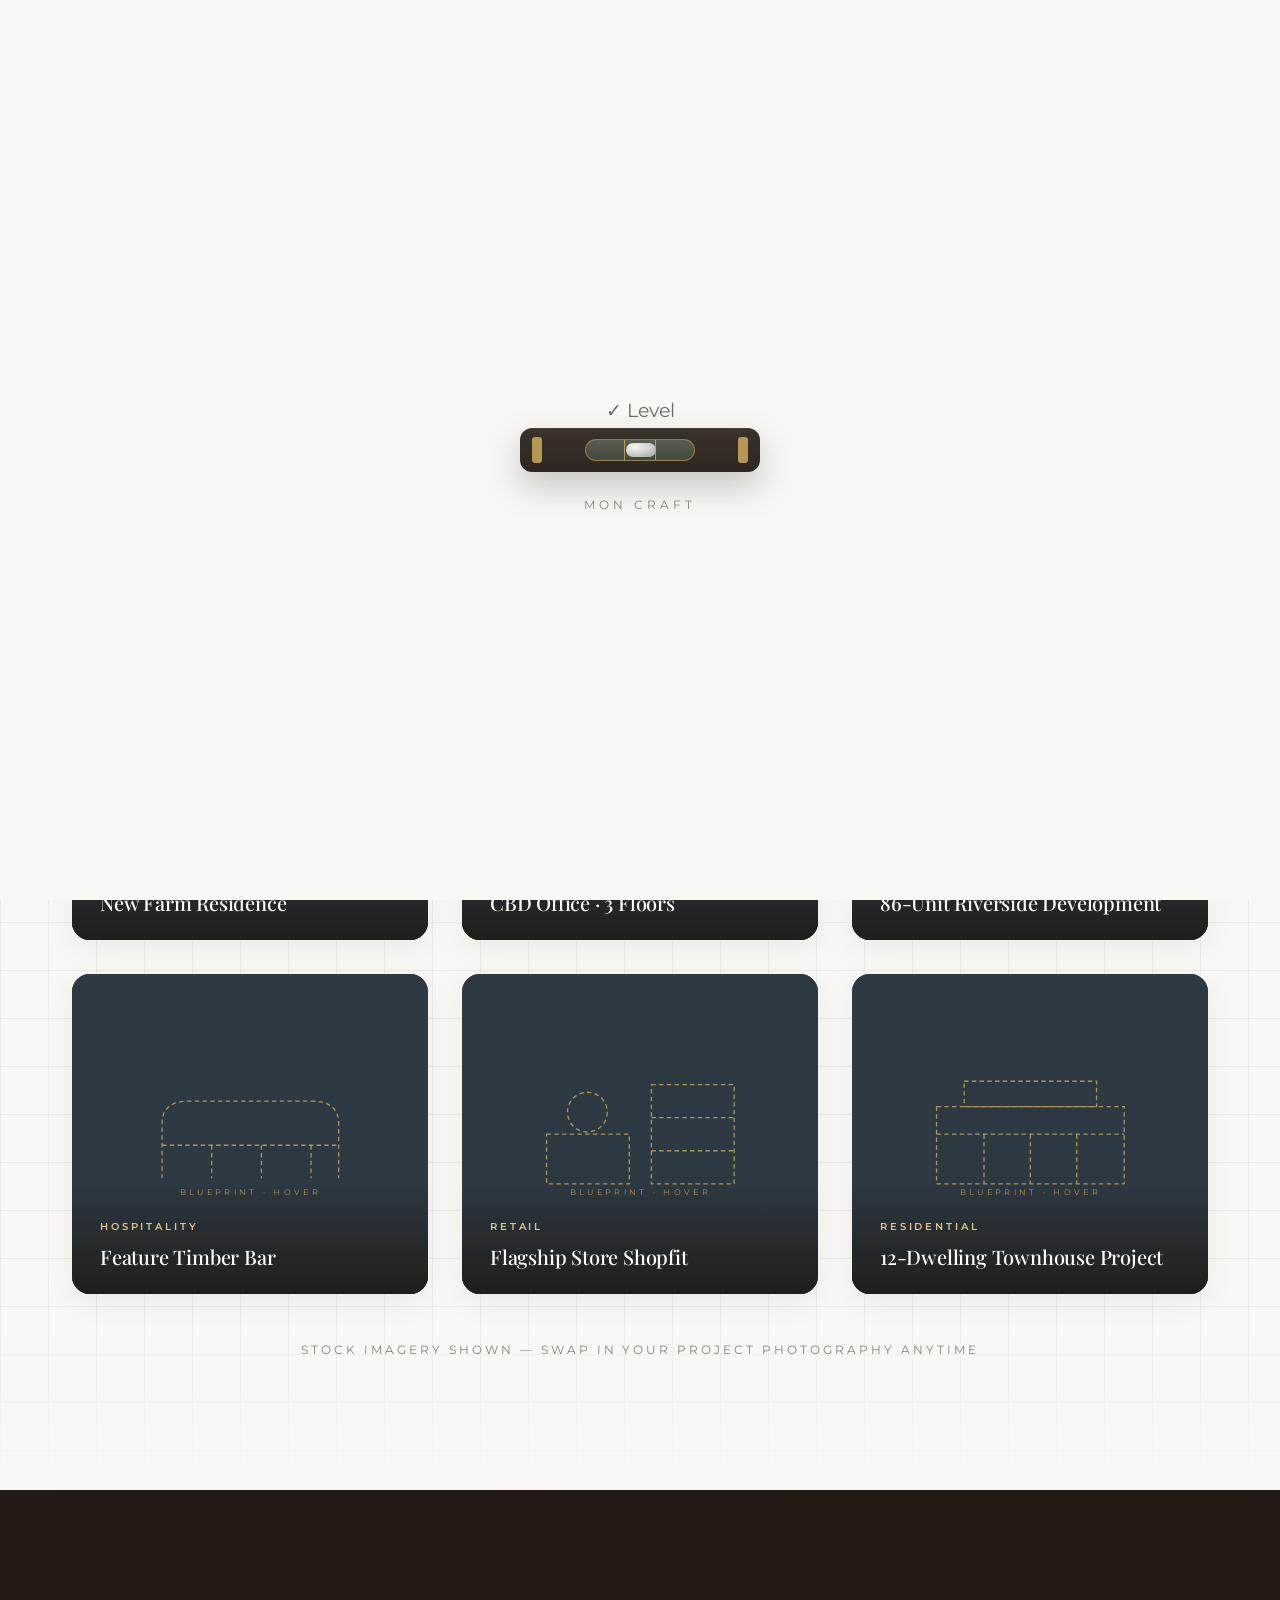
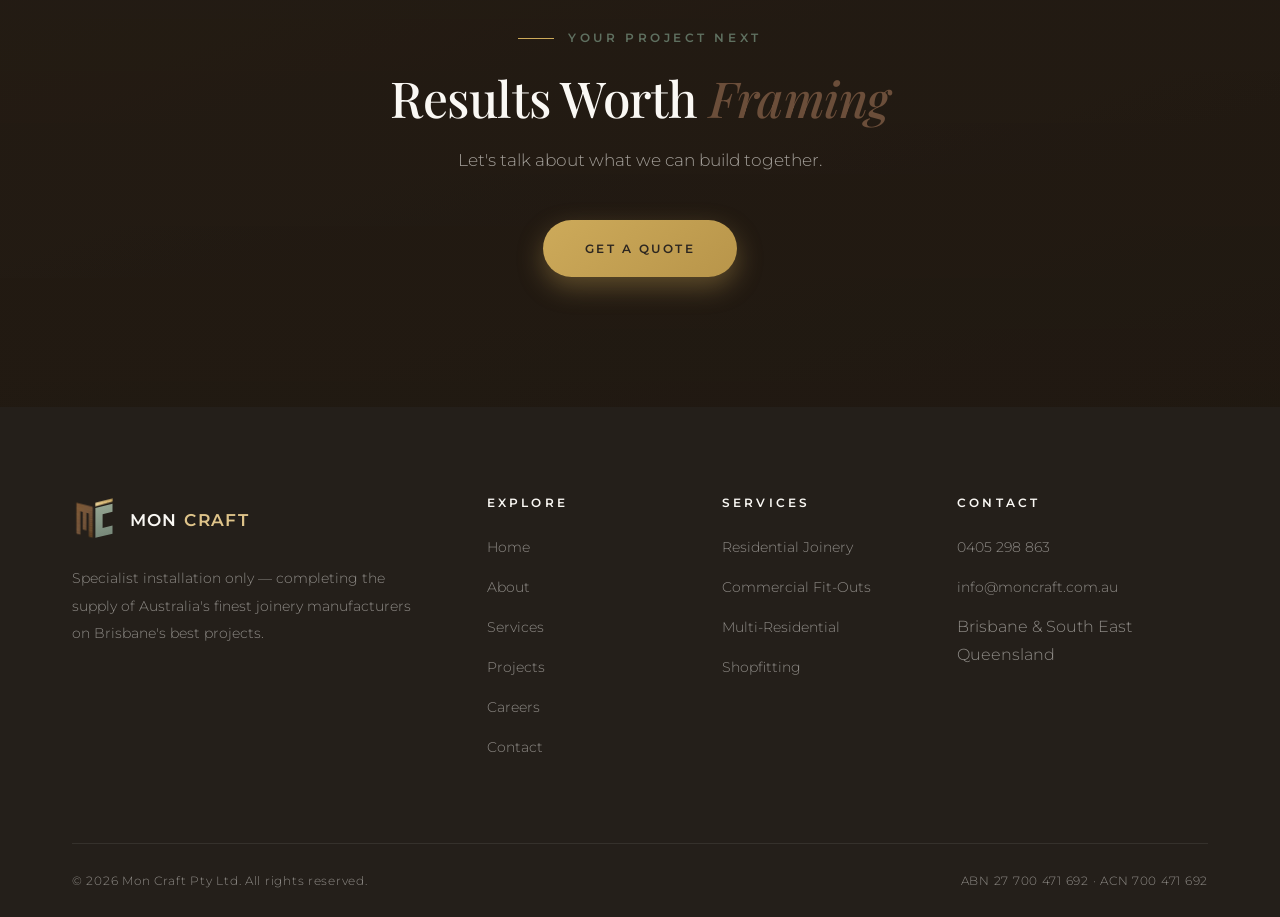
<file: projects.html>
<!DOCTYPE html>
<html lang="en">
<head>
<meta charset="UTF-8">
<meta name="viewport" content="width=device-width, initial-scale=1.0">
<title>Projects — Mon Craft Pty Ltd</title>
<meta name="description" content="Recent premium joinery installations by Mon Craft Pty Ltd across Brisbane — residential, commercial and multi-residential.">
<link rel="preconnect" href="https://fonts.googleapis.com">
<link rel="preconnect" href="https://fonts.gstatic.com" crossorigin>
<link href="https://fonts.googleapis.com/css2?family=Playfair+Display:ital,wght@0,500;0,600;1,500&family=Montserrat:wght@300;400;500;600&display=swap" rel="stylesheet">
<link rel="stylesheet" href="css/style.css">
<link rel="icon" type="image/svg+xml" href="img/logo.svg">
</head>
<body>

<div id="loader">
  <div class="level"><div class="vial"><div class="bubble"></div></div></div>
  <div class="loader-check">✓ Level</div>
  <div class="loader-msg">Mon Craft</div>
</div>
<div id="tape"></div>

<header class="site-header">
  <div class="bar">
    <nav class="nav-wrap">
      <a href="index.html" class="logo">
        <img src="img/logo.svg" alt="Mon Craft logo" class="logo-img">
        <div class="logo-text">Mon <span>Craft</span></div>
      </a>
      <button class="nav-toggle" aria-label="Menu">☰</button>
      <ul class="nav-links">
        <li><a href="index.html">Home</a></li>
        <li><a href="about.html">About</a></li>
        <li><a href="services.html">Services</a></li>
        <li><a href="projects.html" class="active">Projects</a></li>
        <li><a href="join.html">Careers</a></li>
        <li><a href="contact.html" class="nav-cta">Get a Quote</a></li>
      </ul>
    </nav>
  </div>
</header>

<section class="page-hero" style="background: linear-gradient(rgba(30,23,16,0.78), rgba(30,23,16,0.84)), url('https://images.unsplash.com/photo-1600585154340-be6161a56a0c?w=1920&q=75&auto=format&fit=crop') center/cover no-repeat, linear-gradient(160deg,#3e3022,#2e2318);">
  <div class="container">
    <span class="kicker">Projects</span>
    <h1>From <em>Blueprint</em> to Finished Room</h1>
    <p>Hover over any project to watch the blueprint become the installation.</p>
  </div>
</section>

<section class="section blueprint">
  <div class="container">
    <div class="grid-3">

      <div class="project reveal d1">
        <div class="ph ph-p1" role="img" aria-label="New Farm kitchen installation"></div>
        <div class="bp">
          <svg viewBox="0 0 200 120" xmlns="http://www.w3.org/2000/svg">
            <g fill="none" stroke="#CDAA5A" stroke-width="1.2" stroke-dasharray="4 3" opacity="0.9">
              <rect x="10" y="30" width="180" height="70"/>
              <line x1="10" y1="52" x2="190" y2="52"/>
              <line x1="55" y1="52" x2="55" y2="100"/>
              <line x1="100" y1="52" x2="100" y2="100"/>
              <line x1="145" y1="52" x2="145" y2="100"/>
              <rect x="70" y="10" width="60" height="20"/>
            </g>
            <text x="100" y="115" text-anchor="middle" fill="#CDAA5A" font-size="7" letter-spacing="3" font-family="Montserrat, sans-serif">BLUEPRINT · HOVER</text>
          </svg>
        </div>
        <div class="meta"><span class="tag">Residential</span><h3>New Farm Residence</h3></div>
      </div>

      <div class="project reveal d2">
        <div class="ph ph-p2" role="img" aria-label="CBD office fit-out"></div>
        <div class="bp">
          <svg viewBox="0 0 200 120" xmlns="http://www.w3.org/2000/svg">
            <g fill="none" stroke="#CDAA5A" stroke-width="1.2" stroke-dasharray="4 3" opacity="0.9">
              <rect x="15" y="20" width="80" height="85"/>
              <rect x="105" y="20" width="80" height="40"/>
              <rect x="105" y="70" width="80" height="35"/>
              <line x1="15" y1="48" x2="95" y2="48"/>
              <line x1="15" y1="76" x2="95" y2="76"/>
            </g>
            <text x="100" y="115" text-anchor="middle" fill="#CDAA5A" font-size="7" letter-spacing="3" font-family="Montserrat, sans-serif">BLUEPRINT · HOVER</text>
          </svg>
        </div>
        <div class="meta"><span class="tag">Commercial</span><h3>CBD Office · 3 Floors</h3></div>
      </div>

      <div class="project reveal d3">
        <div class="ph ph-p3" role="img" aria-label="Riverside apartment development"></div>
        <div class="bp">
          <svg viewBox="0 0 200 120" xmlns="http://www.w3.org/2000/svg">
            <g fill="none" stroke="#CDAA5A" stroke-width="1.2" stroke-dasharray="4 3" opacity="0.9">
              <rect x="20" y="15" width="50" height="90"/>
              <rect x="75" y="15" width="50" height="90"/>
              <rect x="130" y="15" width="50" height="90"/>
              <line x1="20" y1="45" x2="180" y2="45"/>
              <line x1="20" y1="75" x2="180" y2="75"/>
            </g>
            <text x="100" y="115" text-anchor="middle" fill="#CDAA5A" font-size="7" letter-spacing="3" font-family="Montserrat, sans-serif">BLUEPRINT · HOVER</text>
          </svg>
        </div>
        <div class="meta"><span class="tag">Multi-Residential</span><h3>86-Unit Riverside Development</h3></div>
      </div>

      <div class="project reveal d1">
        <div class="ph ph-p4" role="img" aria-label="Restaurant and bar fit-out"></div>
        <div class="bp">
          <svg viewBox="0 0 200 120" xmlns="http://www.w3.org/2000/svg">
            <g fill="none" stroke="#CDAA5A" stroke-width="1.2" stroke-dasharray="4 3" opacity="0.9">
              <path d="M20 100 L20 50 Q20 30 45 30 L155 30 Q180 30 180 50 L180 100"/>
              <line x1="20" y1="70" x2="180" y2="70"/>
              <line x1="65" y1="70" x2="65" y2="100"/>
              <line x1="110" y1="70" x2="110" y2="100"/>
              <line x1="155" y1="70" x2="155" y2="100"/>
            </g>
            <text x="100" y="115" text-anchor="middle" fill="#CDAA5A" font-size="7" letter-spacing="3" font-family="Montserrat, sans-serif">BLUEPRINT · HOVER</text>
          </svg>
        </div>
        <div class="meta"><span class="tag">Hospitality</span><h3>Feature Timber Bar</h3></div>
      </div>

      <div class="project reveal d2">
        <div class="ph ph-p5" role="img" aria-label="Flagship retail shopfit"></div>
        <div class="bp">
          <svg viewBox="0 0 200 120" xmlns="http://www.w3.org/2000/svg">
            <g fill="none" stroke="#CDAA5A" stroke-width="1.2" stroke-dasharray="4 3" opacity="0.9">
              <rect x="15" y="60" width="75" height="45"/>
              <rect x="110" y="15" width="75" height="90"/>
              <line x1="110" y1="45" x2="185" y2="45"/>
              <line x1="110" y1="75" x2="185" y2="75"/>
              <circle cx="52" cy="40" r="18"/>
            </g>
            <text x="100" y="115" text-anchor="middle" fill="#CDAA5A" font-size="7" letter-spacing="3" font-family="Montserrat, sans-serif">BLUEPRINT · HOVER</text>
          </svg>
        </div>
        <div class="meta"><span class="tag">Retail</span><h3>Flagship Store Shopfit</h3></div>
      </div>

      <div class="project reveal d3">
        <div class="ph ph-p6" role="img" aria-label="Ascot townhouse project"></div>
        <div class="bp">
          <svg viewBox="0 0 200 120" xmlns="http://www.w3.org/2000/svg">
            <g fill="none" stroke="#CDAA5A" stroke-width="1.2" stroke-dasharray="4 3" opacity="0.9">
              <rect x="15" y="35" width="170" height="70"/>
              <line x1="15" y1="60" x2="185" y2="60"/>
              <line x1="58" y1="60" x2="58" y2="105"/>
              <line x1="100" y1="60" x2="100" y2="105"/>
              <line x1="142" y1="60" x2="142" y2="105"/>
              <rect x="40" y="12" width="120" height="23"/>
            </g>
            <text x="100" y="115" text-anchor="middle" fill="#CDAA5A" font-size="7" letter-spacing="3" font-family="Montserrat, sans-serif">BLUEPRINT · HOVER</text>
          </svg>
        </div>
        <div class="meta"><span class="tag">Residential</span><h3>12-Dwelling Townhouse Project</h3></div>
      </div>

    </div>
    <p class="bp-hint reveal">Stock imagery shown — swap in your project photography anytime</p>
  </div>
</section>

<section class="cta-band">
  <div class="container reveal">
    <span class="kicker">Your Project Next</span>
    <h2>Results Worth <em>Framing</em></h2>
    <p>Let's talk about what we can build together.</p>
    <a href="contact.html" class="btn btn-gold">Get a Quote</a>
  </div>
</section>

<footer class="site-footer">
  <div class="container">
    <div class="footer-grid">
      <div class="footer-about">
        <a href="index.html" class="logo">
          <img src="img/logo.svg" alt="Mon Craft logo" class="logo-img">
          <div class="logo-text">Mon <span>Craft</span></div>
        </a>
        <p>Specialist installation only — completing the supply of Australia's finest joinery manufacturers on Brisbane's best projects.</p>
      </div>
      <div>
        <h4>Explore</h4>
        <ul>
          <li><a href="index.html">Home</a></li>
          <li><a href="about.html">About</a></li>
          <li><a href="services.html">Services</a></li>
          <li><a href="projects.html">Projects</a></li>
          <li><a href="join.html">Careers</a></li>
          <li><a href="contact.html">Contact</a></li>
        </ul>
      </div>
      <div>
        <h4>Services</h4>
        <ul>
          <li><a href="services.html">Residential Joinery</a></li>
          <li><a href="services.html">Commercial Fit-Outs</a></li>
          <li><a href="services.html">Multi-Residential</a></li>
          <li><a href="services.html">Shopfitting</a></li>
        </ul>
      </div>
      <div>
        <h4>Contact</h4>
        <ul>
          <li><a href="tel:+61405298863">0405 298 863</a></li>
          <li><a href="mailto:info@moncraft.com.au">info@moncraft.com.au</a></li>
          <li>Brisbane &amp; South East Queensland</li>
        </ul>
      </div>
    </div>
    <div class="footer-bottom">
      <span>© 2026 Mon Craft Pty Ltd. All rights reserved.</span>
      <span>ABN 27 700 471 692 · ACN 700 471 692</span>
    </div>
  </div>
</footer>

<script src="js/main.js"></script>
</body>
</html>
</file>
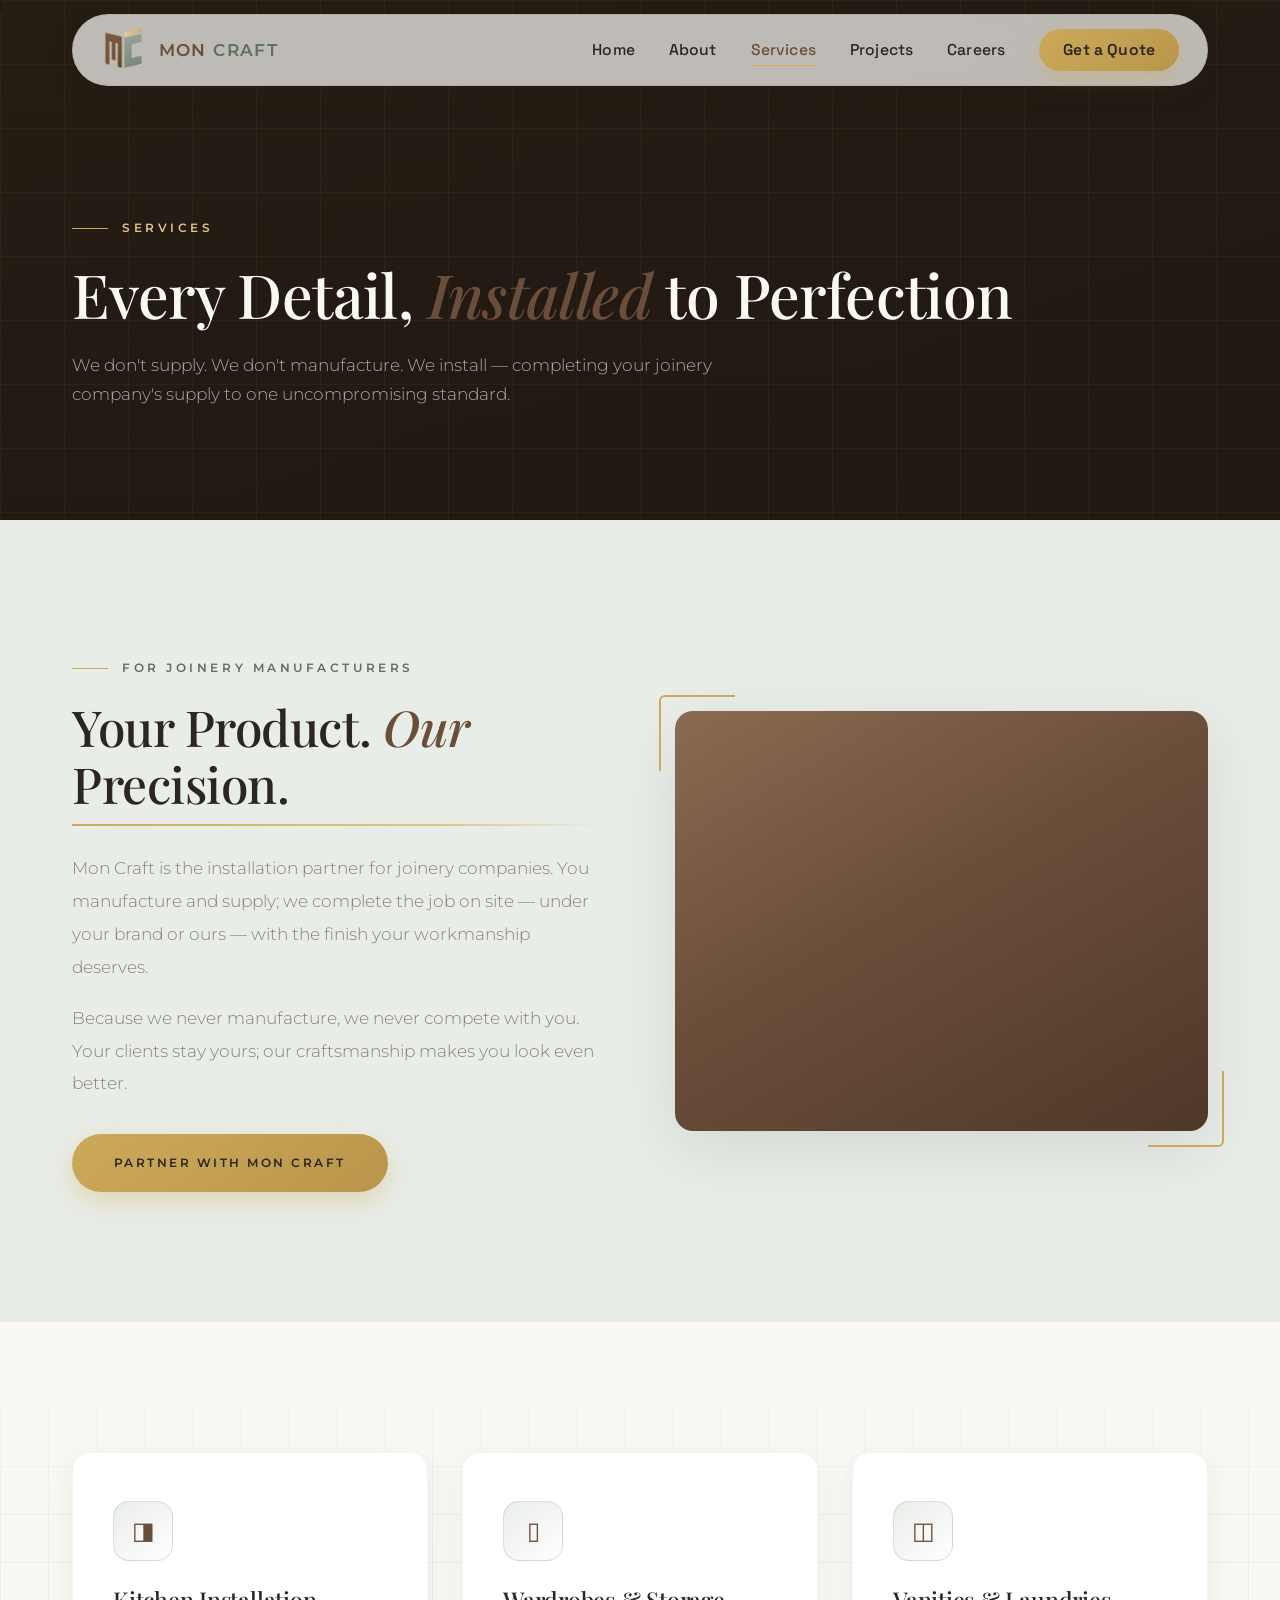
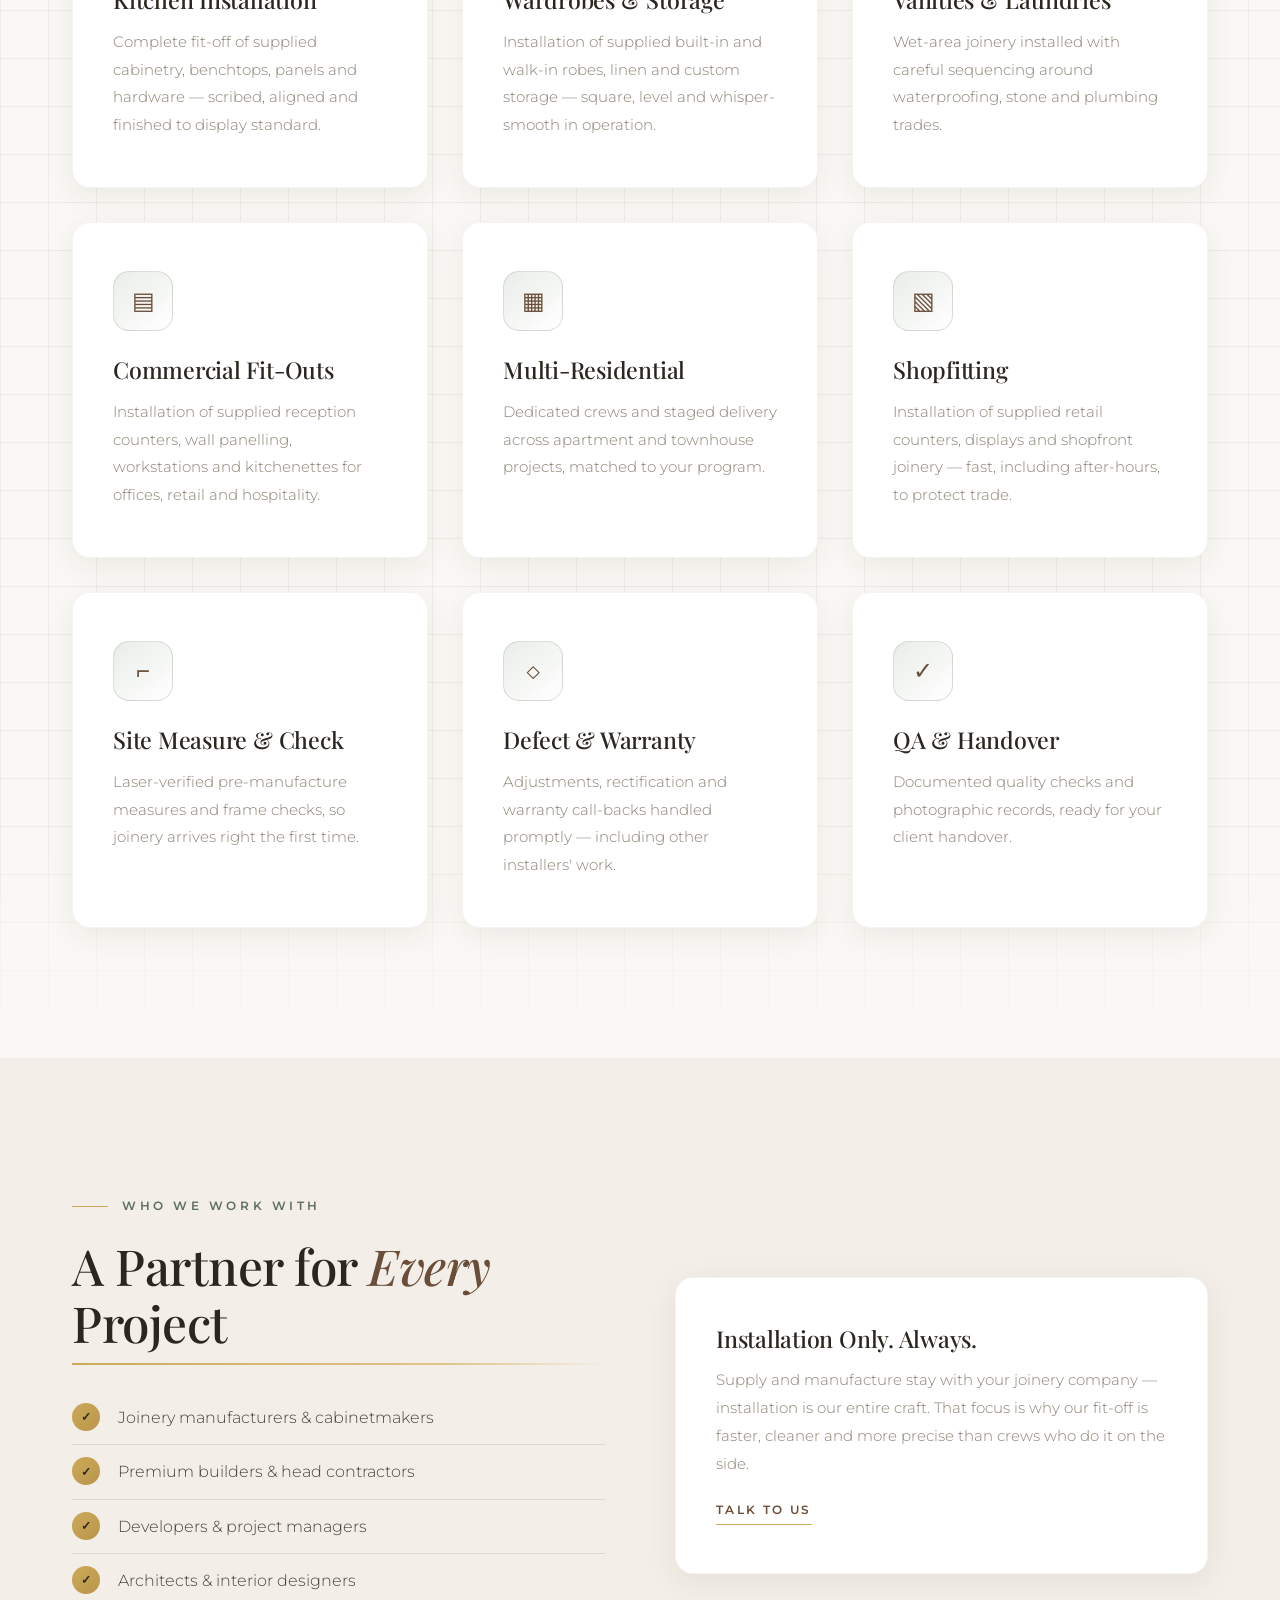
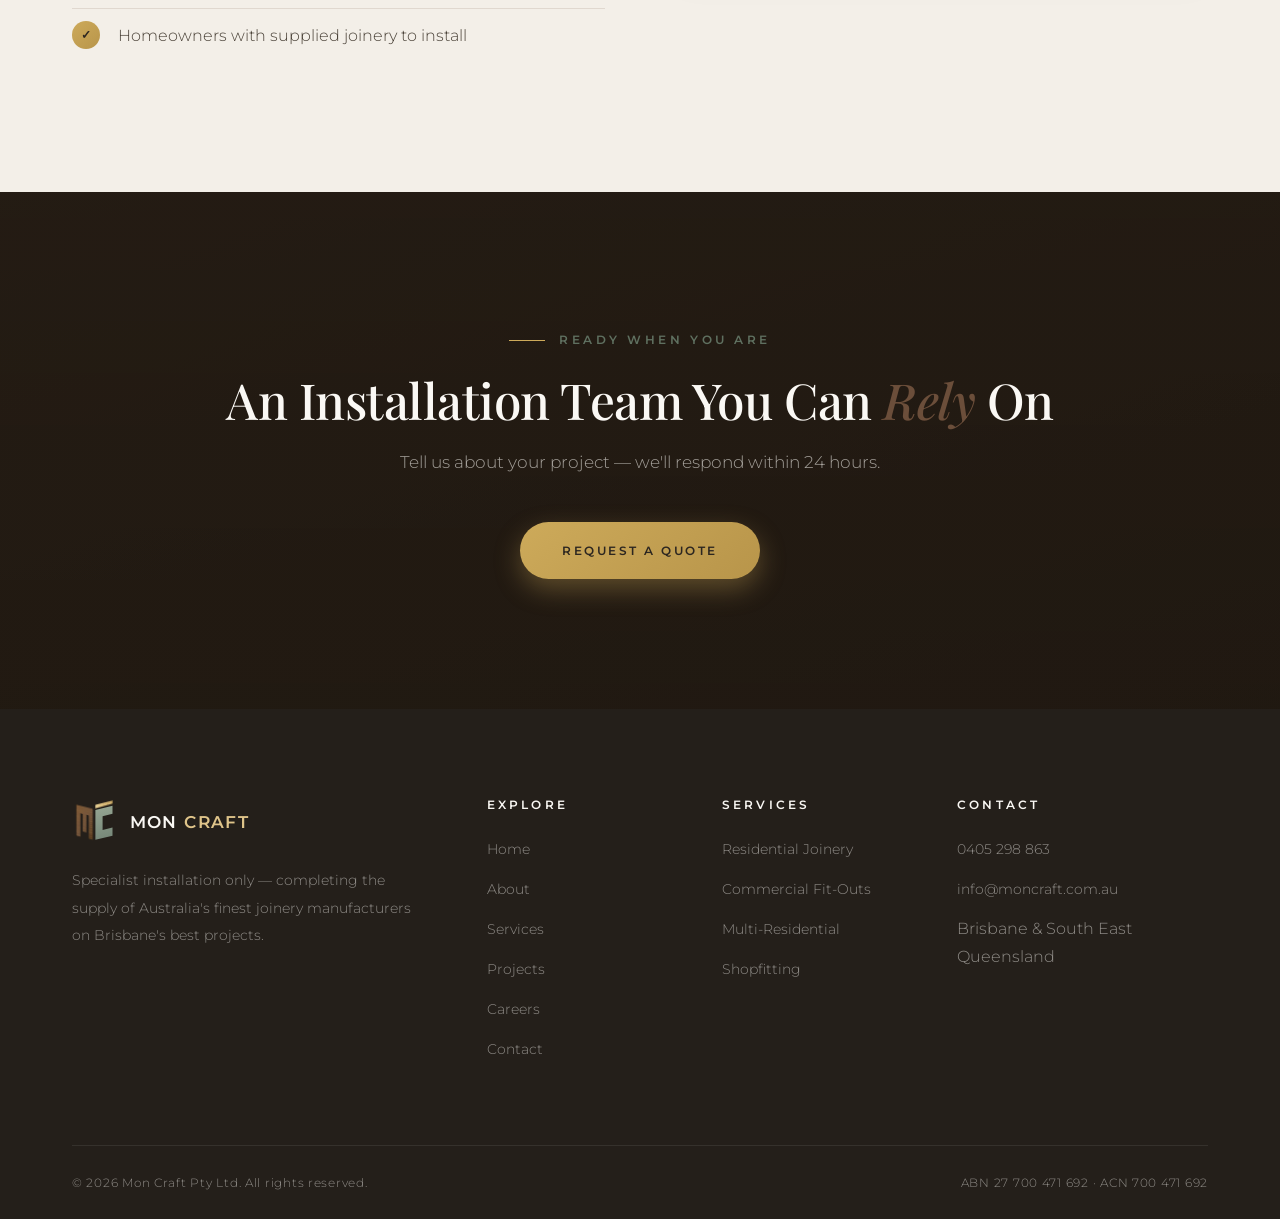
<file: services.html>
<!DOCTYPE html>
<html lang="en">
<head>
<meta charset="UTF-8">
<meta name="viewport" content="width=device-width, initial-scale=1.0">
<title>Services — Mon Craft Pty Ltd</title>
<meta name="description" content="Premium joinery installation services in Brisbane — kitchens, wardrobes, commercial fit-outs, multi-residential packages and shopfitting.">
<link rel="preconnect" href="https://fonts.googleapis.com">
<link rel="preconnect" href="https://fonts.gstatic.com" crossorigin>
<link href="https://fonts.googleapis.com/css2?family=Playfair+Display:ital,wght@0,500;0,600;1,500&family=Montserrat:wght@300;400;500;600&display=swap" rel="stylesheet">
<link rel="stylesheet" href="css/style.css">
<link rel="icon" type="image/svg+xml" href="img/logo.svg">
</head>
<body>

<div id="loader">
  <div class="level"><div class="vial"><div class="bubble"></div></div></div>
  <div class="loader-check">✓ Level</div>
  <div class="loader-msg">Mon Craft</div>
</div>
<div id="tape"></div>

<header class="site-header">
  <div class="bar">
    <nav class="nav-wrap">
      <a href="index.html" class="logo">
        <img src="img/logo.svg" alt="Mon Craft logo" class="logo-img">
        <div class="logo-text">Mon <span>Craft</span></div>
      </a>
      <button class="nav-toggle" aria-label="Menu">☰</button>
      <ul class="nav-links">
        <li><a href="index.html">Home</a></li>
        <li><a href="about.html">About</a></li>
        <li><a href="services.html" class="active">Services</a></li>
        <li><a href="projects.html">Projects</a></li>
        <li><a href="join.html">Careers</a></li>
        <li><a href="contact.html" class="nav-cta">Get a Quote</a></li>
      </ul>
    </nav>
  </div>
</header>

<section class="page-hero" style="background: linear-gradient(rgba(30,23,16,0.78), rgba(30,23,16,0.84)), url('https://images.pexels.com/photos/35021550/pexels-photo-35021550.jpeg?auto=compress&cs=tinysrgb&w=1920&fit=crop') center/cover no-repeat, linear-gradient(160deg,#3e3022,#2e2318);">
  <div class="container">
    <span class="kicker">Services</span>
    <h1>Every Detail, <em>Installed</em> to Perfection</h1>
    <p>We don't supply. We don't manufacture. We install — completing your joinery company's supply to one uncompromising standard.</p>
  </div>
</section>

<section class="section section-sage">
  <div class="container grid-2" style="align-items:center;">
    <div class="reveal-drawer">
      <span class="kicker">For Joinery Manufacturers</span>
      <h2 class="drawn">Your Product. <em>Our</em> Precision.</h2>
      <p class="lead" style="margin-top:26px;">Mon Craft is the installation partner for joinery companies. You manufacture and supply; we complete the job on site — under your brand or ours — with the finish your workmanship deserves.</p>
      <p class="lead" style="margin-top:18px;">Because we never manufacture, we never compete with you. Your clients stay yours; our craftsmanship makes you look even better.</p>
      <a href="contact.html" class="btn btn-gold" style="margin-top:34px;">Partner with Mon Craft</a>
    </div>
    <div class="sq-frame reveal-drawer-r">
      <div class="img"><div class="ph ph-kitchen" role="img" aria-label="Supplied by you, installed by us"></div></div>
    </div>
  </div>
</section>

<section class="section blueprint">
  <div class="container">
    <div class="grid-3">
      <div class="card reveal d1">
        <div class="card-icon">◨</div>
        <h3>Kitchen Installation</h3>
        <p>Complete fit-off of supplied cabinetry, benchtops, panels and hardware — scribed, aligned and finished to display standard.</p>
      </div>
      <div class="card reveal d2">
        <div class="card-icon">▯</div>
        <h3>Wardrobes &amp; Storage</h3>
        <p>Installation of supplied built-in and walk-in robes, linen and custom storage — square, level and whisper-smooth in operation.</p>
      </div>
      <div class="card reveal d3">
        <div class="card-icon">◫</div>
        <h3>Vanities &amp; Laundries</h3>
        <p>Wet-area joinery installed with careful sequencing around waterproofing, stone and plumbing trades.</p>
      </div>
      <div class="card reveal d1">
        <div class="card-icon">▤</div>
        <h3>Commercial Fit-Outs</h3>
        <p>Installation of supplied reception counters, wall panelling, workstations and kitchenettes for offices, retail and hospitality.</p>
      </div>
      <div class="card reveal d2">
        <div class="card-icon">▦</div>
        <h3>Multi-Residential</h3>
        <p>Dedicated crews and staged delivery across apartment and townhouse projects, matched to your program.</p>
      </div>
      <div class="card reveal d3">
        <div class="card-icon">▧</div>
        <h3>Shopfitting</h3>
        <p>Installation of supplied retail counters, displays and shopfront joinery — fast, including after-hours, to protect trade.</p>
      </div>
      <div class="card reveal d1">
        <div class="card-icon">⌐</div>
        <h3>Site Measure &amp; Check</h3>
        <p>Laser-verified pre-manufacture measures and frame checks, so joinery arrives right the first time.</p>
      </div>
      <div class="card reveal d2">
        <div class="card-icon">◇</div>
        <h3>Defect &amp; Warranty</h3>
        <p>Adjustments, rectification and warranty call-backs handled promptly — including other installers' work.</p>
      </div>
      <div class="card reveal d3">
        <div class="card-icon">✓</div>
        <h3>QA &amp; Handover</h3>
        <p>Documented quality checks and photographic records, ready for your client handover.</p>
      </div>
    </div>
  </div>
</section>

<section class="section section-cream2">
  <div class="container grid-2" style="align-items:center;">
    <div class="reveal-drawer">
      <span class="kicker">Who We Work With</span>
      <h2 class="drawn">A Partner for <em>Every</em> Project</h2>
      <ul class="check-list" style="margin-top:26px;">
        <li>Joinery manufacturers &amp; cabinetmakers</li>
        <li>Premium builders &amp; head contractors</li>
        <li>Developers &amp; project managers</li>
        <li>Architects &amp; interior designers</li>
        <li>Homeowners with supplied joinery to install</li>
      </ul>
    </div>
    <div class="reveal-drawer-r">
      <div class="card">
        <h3>Installation Only. Always.</h3>
        <p>Supply and manufacture stay with your joinery company — installation is our entire craft. That focus is why our fit-off is faster, cleaner and more precise than crews who do it on the side.</p>
        <a href="contact.html" class="card-link">Talk to us</a>
      </div>
    </div>
  </div>
</section>

<section class="cta-band">
  <div class="container reveal">
    <span class="kicker">Ready When You Are</span>
    <h2>An Installation Team You Can <em>Rely</em> On</h2>
    <p>Tell us about your project — we'll respond within 24 hours.</p>
    <a href="contact.html" class="btn btn-gold">Request a Quote</a>
  </div>
</section>

<footer class="site-footer">
  <div class="container">
    <div class="footer-grid">
      <div class="footer-about">
        <a href="index.html" class="logo">
          <img src="img/logo.svg" alt="Mon Craft logo" class="logo-img">
          <div class="logo-text">Mon <span>Craft</span></div>
        </a>
        <p>Specialist installation only — completing the supply of Australia's finest joinery manufacturers on Brisbane's best projects.</p>
      </div>
      <div>
        <h4>Explore</h4>
        <ul>
          <li><a href="index.html">Home</a></li>
          <li><a href="about.html">About</a></li>
          <li><a href="services.html">Services</a></li>
          <li><a href="projects.html">Projects</a></li>
          <li><a href="join.html">Careers</a></li>
          <li><a href="contact.html">Contact</a></li>
        </ul>
      </div>
      <div>
        <h4>Services</h4>
        <ul>
          <li><a href="services.html">Residential Joinery</a></li>
          <li><a href="services.html">Commercial Fit-Outs</a></li>
          <li><a href="services.html">Multi-Residential</a></li>
          <li><a href="services.html">Shopfitting</a></li>
        </ul>
      </div>
      <div>
        <h4>Contact</h4>
        <ul>
          <li><a href="tel:+61405298863">0405 298 863</a></li>
          <li><a href="mailto:info@moncraft.com.au">info@moncraft.com.au</a></li>
          <li>Brisbane &amp; South East Queensland</li>
        </ul>
      </div>
    </div>
    <div class="footer-bottom">
      <span>© 2026 Mon Craft Pty Ltd. All rights reserved.</span>
      <span>ABN 27 700 471 692 · ACN 700 471 692</span>
    </div>
  </div>
</footer>

<script src="js/main.js"></script>
</body>
</html>
</file>
<file: css/style.css>
/* ============================================================
   Mon Craft Pty Ltd — Premium Design System
   Wood #6B4E3A · Sage #7C8F7A · Gold #CDAA5A
   Playfair Display headings · Montserrat body · Space Grotesk nav
   ============================================================ */

@import url("https://fonts.googleapis.com/css2?family=Space+Grotesk:wght@400;500;600&display=swap");

:root {
  --wood: #6B4E3A;
  --wood-deep: #4E3828;
  --wood-soft: #8a6a52;
  --sage: #7C8F7A;
  --sage-deep: #5f7060;
  --sage-mist: #e9ede8;
  --gold: #CDAA5A;
  --gold-soft: #dfc48a;
  --cream: #FAF8F4;
  --cream-2: #F3EFE8;
  --ink: #2C2620;
  --text: #4A4238;
  --text-soft: #8a8073;
  --line: rgba(107, 78, 58, 0.14);
  --max-w: 1200px;
  --r: 18px;
  --r-sm: 10px;
  --shadow: 0 20px 60px rgba(44, 38, 32, 0.10);
  --shadow-soft: 0 8px 30px rgba(44, 38, 32, 0.07);
  --font-head: "Playfair Display", Georgia, serif;
  --font-body: "Montserrat", "Helvetica Neue", Arial, sans-serif;
  --ease: cubic-bezier(0.22, 1, 0.36, 1);
}

* { margin: 0; padding: 0; box-sizing: border-box; }
html { scroll-behavior: smooth; }

body {
  font-family: var(--font-body);
  color: var(--text);
  background: var(--cream);
  line-height: 1.75;
  font-size: 16px;
  font-weight: 400;
  -webkit-font-smoothing: antialiased;
  overflow-x: hidden;
  /* carpenter's pencil cursor */
  cursor: url("data:image/svg+xml,%3Csvg xmlns='http://www.w3.org/2000/svg' width='32' height='32'%3E%3Cg transform='rotate(135 16 16)'%3E%3Crect x='12' y='-2' width='8' height='23' rx='1' fill='%236B4E3A'/%3E%3Cline x1='14.6' y1='-2' x2='14.6' y2='21' stroke='%23583e2c' stroke-width='1'/%3E%3Cline x1='17.4' y1='-2' x2='17.4' y2='21' stroke='%23856046' stroke-width='1'/%3E%3Crect x='12' y='17' width='8' height='3' fill='%23CDAA5A'/%3E%3Cpolygon points='12,21 20,21 16,29' fill='%23E8D9BF'/%3E%3Cpolygon points='14.7,26.4 17.3,26.4 16,29' fill='%232C2620'/%3E%3C/g%3E%3C/svg%3E") 7 7, auto;
}

/* gold pencil over interactive elements */
a, button, .btn, select, .project, .nav-toggle, label {
  cursor: url("data:image/svg+xml,%3Csvg xmlns='http://www.w3.org/2000/svg' width='32' height='32'%3E%3Cg transform='rotate(135 16 16)'%3E%3Crect x='12' y='-2' width='8' height='23' rx='1' fill='%23CDAA5A'/%3E%3Cline x1='14.6' y1='-2' x2='14.6' y2='21' stroke='%23b8954a' stroke-width='1'/%3E%3Cline x1='17.4' y1='-2' x2='17.4' y2='21' stroke='%23dfc48a' stroke-width='1'/%3E%3Crect x='12' y='17' width='8' height='3' fill='%232C2620'/%3E%3Cpolygon points='12,21 20,21 16,29' fill='%23E8D9BF'/%3E%3Cpolygon points='14.7,26.4 17.3,26.4 16,29' fill='%232C2620'/%3E%3C/g%3E%3C/svg%3E") 7 7, pointer;
}

img { max-width: 100%; display: block; }
::selection { background: var(--gold); color: var(--ink); }

.container { max-width: var(--max-w); margin: 0 auto; padding: 0 32px; }

/* ---------- Typography ---------- */
h1, h2, h3, h4 {
  font-family: var(--font-head);
  font-weight: 500;
  color: var(--ink);
  line-height: 1.15;
  letter-spacing: -0.01em;
}
h1 { font-size: clamp(2.8rem, 6vw, 4.8rem); }
h2 { font-size: clamp(2rem, 4vw, 3.1rem); }
h3 { font-size: 1.45rem; }
h1 em, h2 em { font-style: italic; color: var(--wood); }

.kicker {
  display: inline-flex;
  align-items: center;
  gap: 14px;
  font-size: 0.74rem;
  font-weight: 600;
  letter-spacing: 0.3em;
  text-transform: uppercase;
  color: var(--sage-deep);
  margin-bottom: 20px;
}
.kicker::before {
  content: "";
  width: 36px;
  height: 1px;
  background: var(--gold);
}

.lead {
  font-size: 1.08rem;
  font-weight: 300;
  line-height: 1.9;
  color: var(--text-soft);
  max-width: 620px;
}

/* Pencil-drawn heading underline */
.drawn { position: relative; display: inline-block; padding-bottom: 14px; }
.drawn::after {
  content: "";
  position: absolute;
  left: 0; bottom: 0;
  width: 100%;
  height: 2px;
  background: linear-gradient(90deg, var(--gold), var(--gold-soft) 70%, transparent);
  transform: scaleX(0);
  transform-origin: left;
  transition: transform 1.4s var(--ease) 0.3s;
}
.in .drawn::after, .drawn.in::after { transform: scaleX(1); }

/* ---------- Spirit-level page loader ---------- */
#loader {
  position: fixed;
  inset: 0;
  z-index: 9999;
  background: var(--cream);
  display: grid;
  place-items: center;
  transition: opacity 0.7s var(--ease), visibility 0.7s;
}
#loader.done { opacity: 0; visibility: hidden; }

.level {
  width: 240px;
  height: 44px;
  border-radius: 12px;
  background: linear-gradient(180deg, #3a332c, #2C2620);
  box-shadow: inset 0 1px 0 rgba(255,255,255,0.08), 0 14px 34px rgba(44,38,32,0.25);
  display: grid;
  place-items: center;
  position: relative;
}
.level::before, .level::after {
  content: "";
  position: absolute;
  top: 50%;
  transform: translateY(-50%);
  width: 10px; height: 26px;
  border-radius: 3px;
  background: var(--gold);
  opacity: 0.85;
}
.level::before { left: 12px; }
.level::after { right: 12px; }

.vial {
  width: 110px;
  height: 22px;
  border-radius: 12px;
  background: linear-gradient(180deg, rgba(124,143,122,0.5), rgba(124,143,122,0.28));
  border: 1px solid rgba(205,170,90,0.5);
  position: relative;
  overflow: hidden;
}
.vial::before, .vial::after {
  content: "";
  position: absolute;
  top: 0; bottom: 0;
  width: 1px;
  background: rgba(205,170,90,0.8);
}
.vial::before { left: 38px; }
.vial::after { right: 38px; }

.bubble {
  position: absolute;
  top: 3px;
  left: 8px;
  width: 30px; height: 14px;
  border-radius: 8px;
  background: radial-gradient(ellipse at 30% 30%, rgba(255,255,255,0.95), rgba(233,237,232,0.55));
  animation: settle 1.6s var(--ease) forwards;
}
@keyframes settle {
  0%   { left: 8px; }
  45%  { left: 66px; }
  70%  { left: 34px; }
  100% { left: 40px; }
}

.loader-msg {
  position: absolute;
  margin-top: 110px;
  font-size: 0.72rem;
  letter-spacing: 0.34em;
  text-transform: uppercase;
  color: var(--text-soft);
}
.loader-check {
  position: absolute;
  margin-top: -78px;
  font-size: 1.2rem;
  color: var(--sage-deep);
  opacity: 0;
  transition: opacity 0.4s;
}
#loader.level-ok .loader-check { opacity: 1; }

/* ---------- Tape-measure scroll progress (modern, minimal) ---------- */
#tape {
  position: fixed;
  top: 0; left: 0;
  height: 10px;
  width: 0%;
  z-index: 1000;
  background:
    repeating-linear-gradient(90deg,
      transparent 0 11px, rgba(44,38,32,0.35) 11px 12px,
      transparent 12px 59px, rgba(44,38,32,0.7) 59px 60px),
    linear-gradient(180deg, #faf7f0, #e9e2d2);
  border-bottom: 2px solid var(--gold);
  border-bottom-right-radius: 3px;
  box-shadow: 0 2px 10px rgba(44,38,32,0.18);
  transition: width 0.08s linear;
}
#tape::after {          /* sleek end cap */
  content: "";
  position: absolute;
  right: -2px; top: 0;
  width: 5px; height: 12px;
  background: #1d1915;
  border-radius: 0 0 3px 3px;
}

/* ---------- Realistic woodgrain panels on brown surfaces ---------- */
.section-dark::after {
  content: "";
  position: absolute;
  inset: 0;
  z-index: 0;
  pointer-events: none;
  background-image:
    /* panel seams: shadow + bevelled highlight every board */
    repeating-linear-gradient(90deg,
      transparent 0 236px,
      rgba(0,0,0,0.42) 236px 238px,
      rgba(255,255,255,0.07) 238px 239px,
      transparent 239px 240px),
    /* long, stretched wood fibres */
    url("data:image/svg+xml,%3Csvg xmlns='http://www.w3.org/2000/svg' width='600' height='600'%3E%3Cfilter id='wg'%3E%3CfeTurbulence type='fractalNoise' baseFrequency='0.005 0.11' numOctaves='5' seed='8'/%3E%3CfeColorMatrix values='0 0 0 0 0.82 0 0 0 0 0.62 0 0 0 0 0.40 1.1 0 0 0 -0.18'/%3E%3C/filter%3E%3Crect width='600' height='600' filter='url(%23wg)'/%3E%3C/svg%3E"),
    /* fine grain detail */
    url("data:image/svg+xml,%3Csvg xmlns='http://www.w3.org/2000/svg' width='300' height='300'%3E%3Cfilter id='wf'%3E%3CfeTurbulence type='fractalNoise' baseFrequency='0.012 0.35' numOctaves='3' seed='21'/%3E%3CfeColorMatrix values='0 0 0 0 0.25 0 0 0 0 0.16 0 0 0 0 0.09 0.7 0 0 0 -0.1'/%3E%3C/filter%3E%3Crect width='300' height='300' filter='url(%23wf)'/%3E%3C/svg%3E");
  background-size: auto, 720px 640px, 340px 300px;
  opacity: 0.55;
  mix-blend-mode: overlay;
}
.cta-band { position: relative; overflow: hidden; }
.hero .container, .page-hero .container, .cta-band .container { position: relative; z-index: 2; }
.section-dark .container { position: relative; z-index: 2; }

/* ---------- Header ---------- */
.site-header {
  position: fixed;
  top: 14px; left: 0; right: 0;
  z-index: 900;
  transition: all 0.4s var(--ease);
}
.site-header .bar {
  max-width: var(--max-w);
  margin: 0 auto;
  padding: 0 32px;
}
.nav-wrap {
  display: flex;
  align-items: center;
  justify-content: space-between;
  height: 72px;
  padding: 0 28px;
  border-radius: 100px;
  background: rgba(250, 248, 244, 0.72);
  backdrop-filter: blur(18px);
  -webkit-backdrop-filter: blur(18px);
  border: 1px solid rgba(107,78,58,0.10);
  box-shadow: var(--shadow-soft);
}

.logo { display: flex; align-items: center; gap: 13px; text-decoration: none; }
.logo-img { height: 46px; width: auto; display: block; }
.logo-text {
  font-family: var(--font-body);
  font-size: 1.08rem;
  font-weight: 600;
  letter-spacing: 0.08em;
  text-transform: uppercase;
  color: var(--wood);
}
.logo-text span { color: var(--sage-deep); }

.nav-links { display: flex; align-items: center; gap: 34px; list-style: none; }
.nav-links a {
  font-family: "Space Grotesk", var(--font-body);
  font-size: 0.98rem;
  font-weight: 500;
  letter-spacing: 0.01em;
  text-transform: none;
  text-decoration: none;
  color: var(--ink);
  position: relative;
  padding: 6px 0;
  transition: color 0.3s;
}
.nav-links a::after {
  content: "";
  position: absolute;
  left: 0; bottom: 0;
  width: 100%; height: 1px;
  background: var(--gold);
  transform: scaleX(0);
  transform-origin: left;
  transition: transform 0.4s var(--ease);
}
.nav-links a:hover { color: var(--wood); }
.nav-links a:hover::after, .nav-links a.active::after { transform: scaleX(1); }
.nav-links a.active { color: var(--wood); }

.nav-cta {
  background: linear-gradient(140deg, var(--gold), #b8954a);
  color: var(--ink) !important;
  padding: 11px 24px !important;
  border-radius: 100px;
  font-weight: 600 !important;
  box-shadow: 0 6px 18px rgba(205,170,90,0.35);
  transition: transform 0.3s var(--ease), box-shadow 0.3s !important;
}
.nav-cta::after { display: none; }
.nav-cta:hover { transform: translateY(-2px); box-shadow: 0 10px 26px rgba(205,170,90,0.45); }

.nav-toggle {
  display: none;
  background: none;
  border: none;
  font-size: 1.6rem;
  color: var(--ink);
  cursor: pointer;
}

/* ---------- Buttons (chisel-carved) ---------- */
.btn {
  display: inline-block;
  font-family: var(--font-body);
  font-size: 0.78rem;
  font-weight: 600;
  letter-spacing: 0.2em;
  text-transform: uppercase;
  text-decoration: none;
  padding: 18px 42px;
  border-radius: 100px;
  cursor: pointer;
  border: none;
  transition: all 0.35s var(--ease);
  position: relative;
}
.btn-gold {
  background: linear-gradient(140deg, var(--gold), #b8954a);
  color: var(--ink);
  box-shadow: 0 10px 26px rgba(205,170,90,0.35);
}
.btn-gold:hover {
  transform: translateY(1px);           /* carved press */
  box-shadow: 0 4px 12px rgba(205,170,90,0.3),
              inset 0 3px 8px rgba(78,56,40,0.28);
}
.btn-ghost {
  background: transparent;
  color: var(--cream);
  border: 1px solid rgba(250,248,244,0.4);
}
.btn-ghost:hover { background: rgba(250,248,244,0.12); border-color: var(--gold); color: var(--gold-soft); }

.btn-wood {
  background: linear-gradient(140deg, var(--wood), var(--wood-deep));
  color: var(--cream);
  box-shadow: 0 10px 26px rgba(107,78,58,0.3);
}
.btn-wood:hover {
  transform: translateY(1px);
  box-shadow: 0 4px 12px rgba(107,78,58,0.28), inset 0 3px 8px rgba(0,0,0,0.3);
}

/* ---------- Blueprint grid backdrop ---------- */
.blueprint {
  position: relative;
}
.blueprint::before {
  content: "";
  position: absolute;
  inset: 0;
  background-image:
    linear-gradient(rgba(124,143,122,0.10) 1px, transparent 1px),
    linear-gradient(90deg, rgba(124,143,122,0.10) 1px, transparent 1px);
  background-size: 48px 48px;
  pointer-events: none;
  mask-image: linear-gradient(180deg, transparent, black 18%, black 82%, transparent);
  -webkit-mask-image: linear-gradient(180deg, transparent, black 18%, black 82%, transparent);
}

/* ---------- Hero ---------- */
.hero {
  min-height: 100vh;
  display: flex;
  align-items: center;
  position: relative;
  overflow: hidden;
  background:
    linear-gradient(115deg, rgba(30,23,16,0.86) 25%, rgba(30,23,16,0.55) 60%, rgba(30,23,16,0.72)),
    url("https://images.unsplash.com/photo-1556911220-bff31c812dba?w=1920&q=80&auto=format&fit=crop") center/cover no-repeat,
    linear-gradient(165deg, #3e3022 0%, #52402c 45%, #2e2318 100%);
  color: var(--cream);
  padding: 160px 0 120px;
}
.hero::before {   /* blueprint lines overlay */
  content: "";
  position: absolute;
  inset: 0;
  background-image:
    linear-gradient(rgba(205,170,90,0.06) 1px, transparent 1px),
    linear-gradient(90deg, rgba(205,170,90,0.06) 1px, transparent 1px);
  background-size: 64px 64px;
  pointer-events: none;
}
.hero .container { position: relative; z-index: 2; }
.hero .kicker { color: var(--gold-soft); }
.hero h1 { color: var(--cream); max-width: 820px; }
.hero h1 em { color: var(--gold-soft); }
.hero .lead { color: rgba(250,248,244,0.68); margin: 30px 0 44px; }
.hero-btns { display: flex; gap: 18px; flex-wrap: wrap; }

/* hero tape measure svg */
.hero-tape {
  position: absolute;
  bottom: 0;
  left: 0;
  width: 100%;
  z-index: 1;
  opacity: 0.95;
}

/* subtle wood shavings */
.shaving {
  position: absolute;
  width: 14px; height: 7px;
  border-radius: 50% 50% 50% 50% / 70% 70% 30% 30%;
  background: linear-gradient(140deg, var(--gold-soft), var(--wood-soft));
  opacity: 0;
  animation: drift 9s linear infinite;
  pointer-events: none;
}
@keyframes drift {
  0%   { transform: translateY(-40px) rotate(0deg); opacity: 0; }
  12%  { opacity: 0.4; }
  85%  { opacity: 0.25; }
  100% { transform: translateY(105vh) rotate(540deg); opacity: 0; }
}

/* scroll hint */
.scroll-hint {
  position: absolute;
  bottom: 46px; left: 50%;
  transform: translateX(-50%);
  z-index: 3;
  font-size: 0.66rem;
  letter-spacing: 0.34em;
  text-transform: uppercase;
  color: rgba(250,248,244,0.55);
  text-align: center;
}
.scroll-hint::after {
  content: "";
  display: block;
  width: 1px; height: 42px;
  margin: 12px auto 0;
  background: linear-gradient(180deg, var(--gold), transparent);
  animation: hint 2.2s var(--ease) infinite;
}
@keyframes hint { 0% { transform: scaleY(0); transform-origin: top; } 55% { transform: scaleY(1); } 100% { transform: scaleY(0); transform-origin: bottom; } }

/* ---------- Sections ---------- */
.section { padding: 130px 0; position: relative; }
.section-cream2 { background: var(--cream-2); }
.section-sage { background: var(--sage-mist); }
.section-dark {
  background: linear-gradient(160deg, #3e3022, #2e2318);
  color: rgba(250,248,244,0.75);
}
.section-dark h2, .section-dark h3 { color: var(--cream); }
.section-dark .lead { color: rgba(250,248,244,0.6); }
.section-dark .kicker { color: var(--gold-soft); }

.section-head { margin-bottom: 72px; }
.section-head.center { text-align: center; }
.section-head.center .lead { margin: 18px auto 0; }
.section-head.center .kicker { justify-content: center; }
.section-head.center .kicker::before { display: none; }

/* gold divider */
.divider {
  width: 72px; height: 1px;
  background: linear-gradient(90deg, transparent, var(--gold), transparent);
  margin: 0 auto;
}

/* ---------- Grids ---------- */
.grid-3 { display: grid; grid-template-columns: repeat(3, 1fr); gap: 34px; }
.grid-2 { display: grid; grid-template-columns: 1fr 1fr; gap: 70px; }

/* ---------- Cards (drawer reveal) ---------- */
.card {
  background: #fff;
  border-radius: var(--r);
  padding: 48px 40px;
  box-shadow: var(--shadow-soft);
  border: 1px solid rgba(107,78,58,0.06);
  transition: transform 0.5s var(--ease), box-shadow 0.5s var(--ease);
  position: relative;
  overflow: hidden;
}
.card::before {          /* gold edge appears on hover */
  content: "";
  position: absolute;
  top: 0; left: 0; right: 0;
  height: 3px;
  background: linear-gradient(90deg, var(--gold), transparent);
  transform: scaleX(0);
  transform-origin: left;
  transition: transform 0.6s var(--ease);
}
.card:hover { transform: translateY(-8px); box-shadow: var(--shadow); }
.card:hover::before { transform: scaleX(1); }

.card-icon {
  width: 60px; height: 60px;
  border-radius: 16px;
  background: linear-gradient(140deg, var(--sage-mist), #fff);
  border: 1px solid rgba(124,143,122,0.25);
  display: grid;
  place-items: center;
  font-size: 1.5rem;
  margin-bottom: 26px;
  color: var(--wood);
}
.card h3 { margin-bottom: 14px; }
.card p { font-size: 0.94rem; font-weight: 300; color: var(--text-soft); line-height: 1.85; }
.card-link {
  display: inline-block;
  margin-top: 22px;
  font-size: 0.74rem;
  font-weight: 600;
  letter-spacing: 0.2em;
  text-transform: uppercase;
  color: var(--wood);
  text-decoration: none;
  border-bottom: 1px solid var(--gold);
  padding-bottom: 3px;
  transition: color 0.3s;
}
.card-link:hover { color: var(--gold); }

/* ---------- Carpenter's-square framed images ---------- */
.sq-frame {
  position: relative;
  border-radius: var(--r);
  overflow: visible;
}
.sq-frame .img {
  border-radius: var(--r);
  overflow: hidden;
  box-shadow: var(--shadow);
}
.sq-frame::before, .sq-frame::after {
  content: "";
  position: absolute;
  width: 74px; height: 74px;
  border: 2px solid var(--gold);
  transition: all 1s var(--ease) 0.35s;
  opacity: 0;
}
.sq-frame::before {
  top: -16px; left: -16px;
  border-right: none; border-bottom: none;
  border-top-left-radius: 6px;
  transform: translate(14px, 14px);
}
.sq-frame::after {
  bottom: -16px; right: -16px;
  border-left: none; border-top: none;
  border-bottom-right-radius: 6px;
  transform: translate(-14px, -14px);
}
.sq-frame.in::before { opacity: 1; transform: translate(0,0); }
.sq-frame.in::after { opacity: 1; transform: translate(0,0); }

/* photography blocks (stock imagery with gradient fallback) */
.ph {
  height: 420px;
  display: grid;
  place-items: center;
  font-size: 0.7rem;
  font-weight: 600;
  letter-spacing: 0.3em;
  text-transform: uppercase;
  color: rgba(250,248,244,0);
  background-size: cover !important;
  background-position: center !important;
}
.ph-kitchen { background: url("https://images.pexels.com/photos/35021550/pexels-photo-35021550.jpeg?auto=compress&cs=tinysrgb&w=900&h=1100&fit=crop") , linear-gradient(150deg, #8a6a52 0%, #6B4E3A 45%, #4E3828 100%); }
.ph-sage { background: url("https://images.unsplash.com/photo-1586023492125-27b2c045efd7?w=1200&q=80&auto=format&fit=crop"), linear-gradient(150deg, #96a894, #7C8F7A 55%, #5f7060); }
.ph-dark { background: linear-gradient(150deg, #443628, #2C2620); }
.ph-blend { background: url("https://images.pexels.com/photos/35189705/pexels-photo-35189705.jpeg?auto=compress&cs=tinysrgb&w=1200&fit=crop"), linear-gradient(150deg, #7C8F7A 0%, #6B4E3A 70%); }
.ph-warm { background: linear-gradient(150deg, #CDAA5A 0%, #8a6a52 60%, #6B4E3A); }
.ph-stone { background: linear-gradient(150deg, #a99f90, #6f665a); }

/* project gallery photos */
.ph-p1 { background: url("https://images.pexels.com/photos/35021550/pexels-photo-35021550.jpeg?auto=compress&cs=tinysrgb&w=1200&fit=crop"), linear-gradient(150deg, #8a6a52, #4E3828); }
.ph-p2 { background: url("https://images.unsplash.com/photo-1497366754035-f200968a6e72?w=1200&q=80&auto=format&fit=crop"), linear-gradient(150deg, #443628, #2C2620); }
.ph-p3 { background: url("https://images.unsplash.com/photo-1600585154340-be6161a56a0c?w=1200&q=80&auto=format&fit=crop"), linear-gradient(150deg, #7C8F7A, #6B4E3A); }
.ph-p4 { background: url("https://images.unsplash.com/photo-1517248135467-4c7edcad34c4?w=1200&q=80&auto=format&fit=crop"), linear-gradient(150deg, #CDAA5A, #6B4E3A); }
.ph-p5 { background: url("https://images.unsplash.com/photo-1441986300917-64674bd600d8?w=1200&q=80&auto=format&fit=crop"), linear-gradient(150deg, #a99f90, #6f665a); }
.ph-p6 { background: url("https://images.unsplash.com/photo-1618221195710-dd6b41faaea6?w=1200&q=80&auto=format&fit=crop"), linear-gradient(150deg, #96a894, #5f7060); }

/* ---------- Projects: blueprint → finished ---------- */
.project {
  position: relative;
  border-radius: var(--r);
  overflow: hidden;
  box-shadow: var(--shadow-soft);
  cursor: pointer;
}
.project .ph { height: 320px; transition: transform 1.2s var(--ease); }
.project:hover .ph { transform: scale(1.05); }

.project .bp {
  position: absolute;
  inset: 0;
  background:
    linear-gradient(rgba(44,56,66,0.92), rgba(44,56,66,0.92));
  background-color: #2c3842;
  transition: opacity 0.9s var(--ease);
  display: grid;
  place-items: center;
}
.project .bp svg { width: 62%; height: auto; opacity: 0.9; }
.project:hover .bp { opacity: 0; }

.project .meta {
  position: absolute;
  left: 0; right: 0; bottom: 0;
  padding: 26px 28px;
  background: linear-gradient(transparent, rgba(30,25,20,0.85));
  color: var(--cream);
  z-index: 2;
}
.project .meta .tag {
  font-size: 0.64rem;
  font-weight: 600;
  letter-spacing: 0.28em;
  text-transform: uppercase;
  color: var(--gold-soft);
}
.project .meta h3 { color: var(--cream); font-size: 1.25rem; margin-top: 6px; }
.bp-hint {
  text-align: center;
  margin-top: 46px;
  font-size: 0.72rem;
  letter-spacing: 0.26em;
  text-transform: uppercase;
  color: var(--text-soft);
}

/* ---------- Process (measured timeline) ---------- */
.process { display: grid; grid-template-columns: repeat(4, 1fr); gap: 40px; position: relative; }
.process::before {       /* tape line connecting steps */
  content: "";
  position: absolute;
  top: 34px; left: 4%; right: 4%;
  height: 2px;
  background: repeating-linear-gradient(90deg, var(--gold) 0 14px, transparent 14px 24px);
  opacity: 0.5;
}
.pstep { position: relative; text-align: center; padding-top: 78px; }
.pstep .dot {
  position: absolute;
  top: 20px; left: 50%;
  transform: translateX(-50%);
  width: 30px; height: 30px;
  border-radius: 50%;
  background: var(--cream);
  border: 2px solid var(--gold);
  display: grid;
  place-items: center;
  font-size: 0.7rem;
  font-weight: 700;
  color: var(--wood);
  z-index: 1;
}
.section-dark .pstep .dot { background: #322a23; color: var(--gold-soft); }
.pstep h3 { font-size: 1.25rem; margin-bottom: 10px; }
.pstep p { font-size: 0.9rem; font-weight: 300; line-height: 1.8; }

/* ---------- Why us checklist ---------- */
.check-list { list-style: none; margin-top: 12px; }
.check-list li {
  padding: 13px 0 13px 46px;
  position: relative;
  font-size: 0.98rem;
  font-weight: 300;
  border-bottom: 1px solid var(--line);
}
.check-list li:last-child { border-bottom: none; }
.check-list li::before {
  content: "✓";
  position: absolute;
  left: 0; top: 12px;
  width: 28px; height: 28px;
  border-radius: 50%;
  background: linear-gradient(140deg, var(--gold), #b8954a);
  color: var(--ink);
  font-size: 0.78rem;
  font-weight: 700;
  display: grid;
  place-items: center;
}

/* ---------- Stats ---------- */
.stats { display: grid; grid-template-columns: repeat(4, 1fr); gap: 40px; text-align: center; }
.stat-num {
  font-family: var(--font-head);
  font-size: 3.4rem;
  color: var(--gold);
  line-height: 1;
}
.stat-num sup { font-size: 1.6rem; color: var(--gold-soft); }
.stat-label {
  margin-top: 12px;
  font-size: 0.7rem;
  font-weight: 600;
  letter-spacing: 0.26em;
  text-transform: uppercase;
  color: rgba(250,248,244,0.55);
}

/* ---------- Testimonials ---------- */
.quote-card {
  background: #fff;
  border-radius: var(--r);
  padding: 46px 42px;
  box-shadow: var(--shadow-soft);
  border: 1px solid rgba(107,78,58,0.06);
  position: relative;
}
.quote-card::before {
  content: "“";
  position: absolute;
  top: 18px; left: 34px;
  font-family: var(--font-head);
  font-size: 5rem;
  color: var(--gold);
  opacity: 0.35;
  line-height: 1;
}
.quote-card p { font-size: 0.98rem; font-weight: 300; font-style: italic; line-height: 1.9; margin-top: 26px; }
.quote-card .who {
  margin-top: 26px;
  font-size: 0.74rem;
  font-weight: 600;
  letter-spacing: 0.2em;
  text-transform: uppercase;
  font-style: normal;
  color: var(--wood);
}
.quote-card .who span { display: block; color: var(--text-soft); font-weight: 400; letter-spacing: 0.12em; margin-top: 3px; }

/* ---------- CTA band ---------- */
.cta-band {
  padding: 130px 0;
  text-align: center;
  background:
    linear-gradient(rgba(30,23,16,0.82), rgba(30,23,16,0.86)),
    url("https://images.unsplash.com/photo-1556911220-bff31c812dba?w=1920&q=70&auto=format&fit=crop") center/cover fixed no-repeat,
    linear-gradient(160deg, #3e3022, #2e2318);
  color: var(--cream);
}
.cta-band h2 { color: var(--cream); margin-bottom: 20px; }
.cta-band p { color: rgba(250,248,244,0.6); font-weight: 300; margin-bottom: 44px; font-size: 1.05rem; }

/* ---------- Forms ---------- */
.form-grid { display: grid; grid-template-columns: 1fr 1fr; gap: 22px; }
.form-grid .full { grid-column: 1 / -1; }

label {
  display: block;
  font-size: 0.68rem;
  font-weight: 600;
  letter-spacing: 0.22em;
  text-transform: uppercase;
  margin-bottom: 9px;
  color: var(--ink);
}
input, select, textarea {
  width: 100%;
  padding: 16px 18px;
  border: 1px solid rgba(107,78,58,0.18);
  border-radius: var(--r-sm);
  font-family: var(--font-body);
  font-size: 0.95rem;
  font-weight: 300;
  background: #fff;
  color: var(--text);
  transition: border-color 0.3s, box-shadow 0.3s;
}
input:focus, select:focus, textarea:focus {
  outline: none;
  border-color: var(--gold);
  box-shadow: 0 0 0 4px rgba(205,170,90,0.14);
}
textarea { resize: vertical; min-height: 150px; }

/* ---------- Form success message ---------- */
.form-success { text-align: center; padding: 40px 10px; }
.form-success .tick {
  width: 64px; height: 64px;
  margin: 0 auto 22px;
  border-radius: 50%;
  background: linear-gradient(140deg, var(--sage), var(--sage-deep));
  color: #fff;
  font-size: 1.6rem;
  display: grid;
  place-items: center;
}
.form-success h3 { margin-bottom: 10px; }
.form-success p { font-weight: 300; color: var(--text-soft); }

/* ---------- Contact info ---------- */
.info-block { display: flex; gap: 20px; margin-bottom: 34px; }
.info-icon {
  flex: 0 0 52px;
  height: 52px;
  border-radius: 14px;
  background: linear-gradient(140deg, var(--sage-mist), #fff);
  border: 1px solid rgba(124,143,122,0.25);
  display: grid;
  place-items: center;
  font-size: 1.2rem;
}
.info-block h3 { font-size: 1.15rem; margin-bottom: 4px; }
.info-block p { font-size: 0.92rem; font-weight: 300; color: var(--text-soft); }
.info-block a { color: var(--wood); text-decoration: none; border-bottom: 1px solid var(--gold); }
.info-block a:hover { color: var(--gold); }

/* ---------- Page hero (interior) ---------- */
.page-hero {
  padding: 210px 0 110px;
  background:
    radial-gradient(900px 500px at 85% 20%, rgba(205,170,90,0.15), transparent 60%),
    linear-gradient(160deg, #3e3022, #2e2318);
  color: var(--cream);
  position: relative;
  overflow: hidden;
}
.page-hero::before {
  content: "";
  position: absolute;
  inset: 0;
  background-image:
    linear-gradient(rgba(205,170,90,0.05) 1px, transparent 1px),
    linear-gradient(90deg, rgba(205,170,90,0.05) 1px, transparent 1px);
  background-size: 64px 64px;
}
.page-hero .container { position: relative; }
.page-hero h1 { color: var(--cream); font-size: clamp(2.4rem, 5vw, 3.8rem); }
.page-hero .kicker { color: var(--gold-soft); }
.page-hero p { color: rgba(250,248,244,0.65); font-weight: 300; margin-top: 22px; max-width: 640px; font-size: 1.05rem; }

/* ---------- Footer ---------- */
.site-footer {
  background: #241f1a;
  color: rgba(250,248,244,0.5);
  padding: 90px 0 0;
  font-weight: 300;
}
.footer-grid {
  display: grid;
  grid-template-columns: 2fr 1fr 1fr 1.4fr;
  gap: 56px;
  padding-bottom: 70px;
}
.footer-grid h4 {
  color: var(--cream);
  font-family: var(--font-body);
  font-size: 0.72rem;
  font-weight: 600;
  letter-spacing: 0.28em;
  text-transform: uppercase;
  margin-bottom: 22px;
}
.footer-grid ul { list-style: none; }
.footer-grid li { margin-bottom: 12px; }
.footer-grid a { color: rgba(250,248,244,0.5); text-decoration: none; font-size: 0.9rem; transition: color 0.3s; }
.footer-grid a:hover { color: var(--gold-soft); }
.footer-grid p { font-size: 0.9rem; line-height: 1.9; }
.footer-about .logo { margin-bottom: 22px; }
.footer-about .logo-text { color: var(--cream); }
.footer-about .logo-text span { color: var(--gold-soft); }

.footer-bottom {
  border-top: 1px solid rgba(250,248,244,0.08);
  padding: 26px 0;
  font-size: 0.76rem;
  letter-spacing: 0.06em;
  display: flex;
  justify-content: space-between;
  flex-wrap: wrap;
  gap: 8px;
}

/* ---------- Scroll reveal utilities ---------- */
.reveal { opacity: 0; transform: translateY(46px); transition: opacity 1s var(--ease), transform 1s var(--ease); }
.reveal.in { opacity: 1; transform: none; }

.reveal-drawer { opacity: 0; transform: translateX(-60px); transition: opacity 1s var(--ease), transform 1s var(--ease); }
.reveal-drawer.in { opacity: 1; transform: none; }

.reveal-drawer-r { opacity: 0; transform: translateX(60px); transition: opacity 1s var(--ease), transform 1s var(--ease); }
.reveal-drawer-r.in { opacity: 1; transform: none; }

.d1 { transition-delay: 0.12s; }
.d2 { transition-delay: 0.24s; }
.d3 { transition-delay: 0.36s; }
.d4 { transition-delay: 0.48s; }
.d5 { transition-delay: 0.6s; }

/* ---------- Responsive ---------- */
@media (max-width: 980px) {
  .grid-3, .process { grid-template-columns: repeat(2, 1fr); }
  .process::before { display: none; }
  .grid-2 { grid-template-columns: 1fr; gap: 50px; }
  .footer-grid { grid-template-columns: 1fr 1fr; }
  .stats { grid-template-columns: repeat(2, 1fr); }
}

@media (max-width: 700px) {
  .grid-3, .process, .form-grid, .footer-grid, .stats { grid-template-columns: 1fr; }
  .section { padding: 84px 0; }

  .nav-toggle { display: block; }
  .nav-links {
    display: none;
    position: absolute;
    top: 86px; left: 16px; right: 16px;
    background: rgba(250,248,244,0.97);
    backdrop-filter: blur(18px);
    flex-direction: column;
    gap: 20px;
    padding: 30px;
    border-radius: 24px;
    box-shadow: var(--shadow);
    border: 1px solid rgba(107,78,58,0.1);
  }
  .nav-links.open { display: flex; }

  .hero { padding: 140px 0 110px; }
  .page-hero { padding: 170px 0 84px; }
  .ph { height: 300px; }
}

@media (prefers-reduced-motion: reduce) {
  *, *::before, *::after { animation: none !important; transition: none !important; }
  .reveal, .reveal-drawer, .reveal-drawer-r { opacity: 1; transform: none; }
}
</file>
